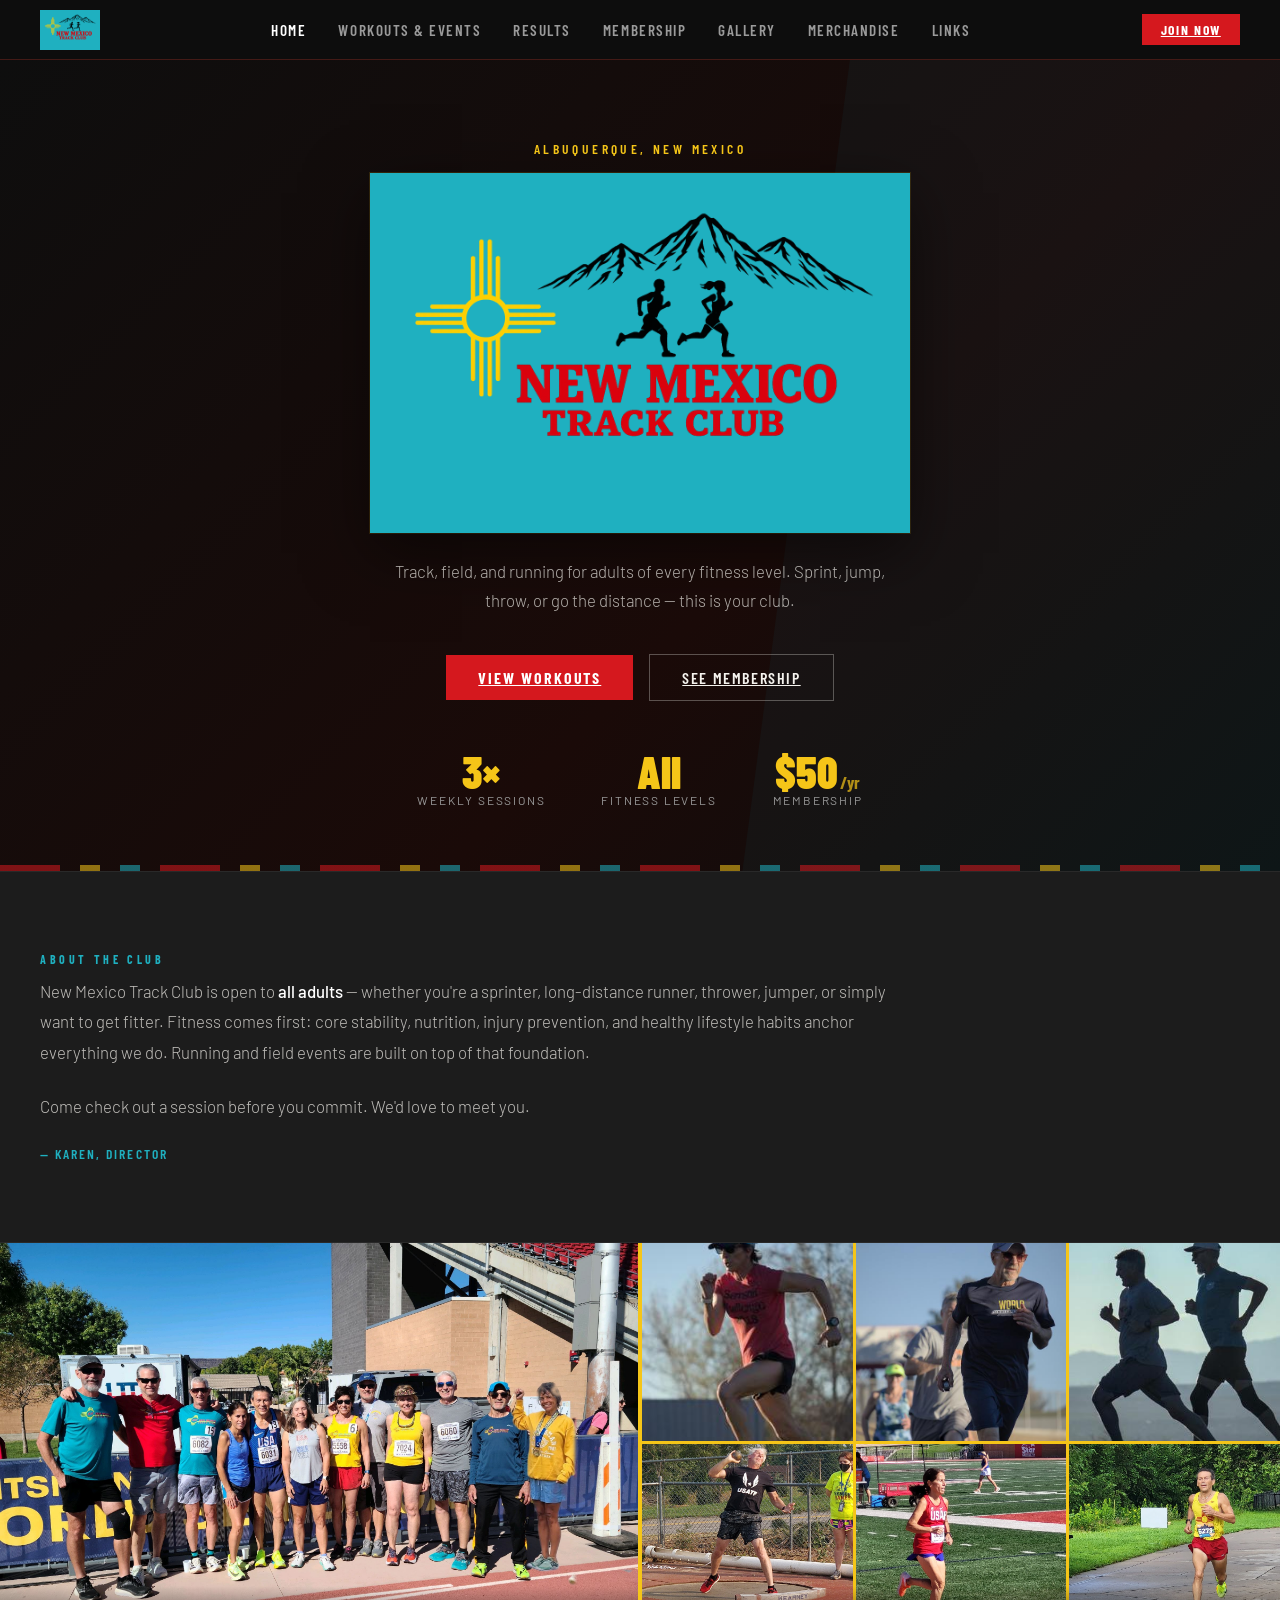
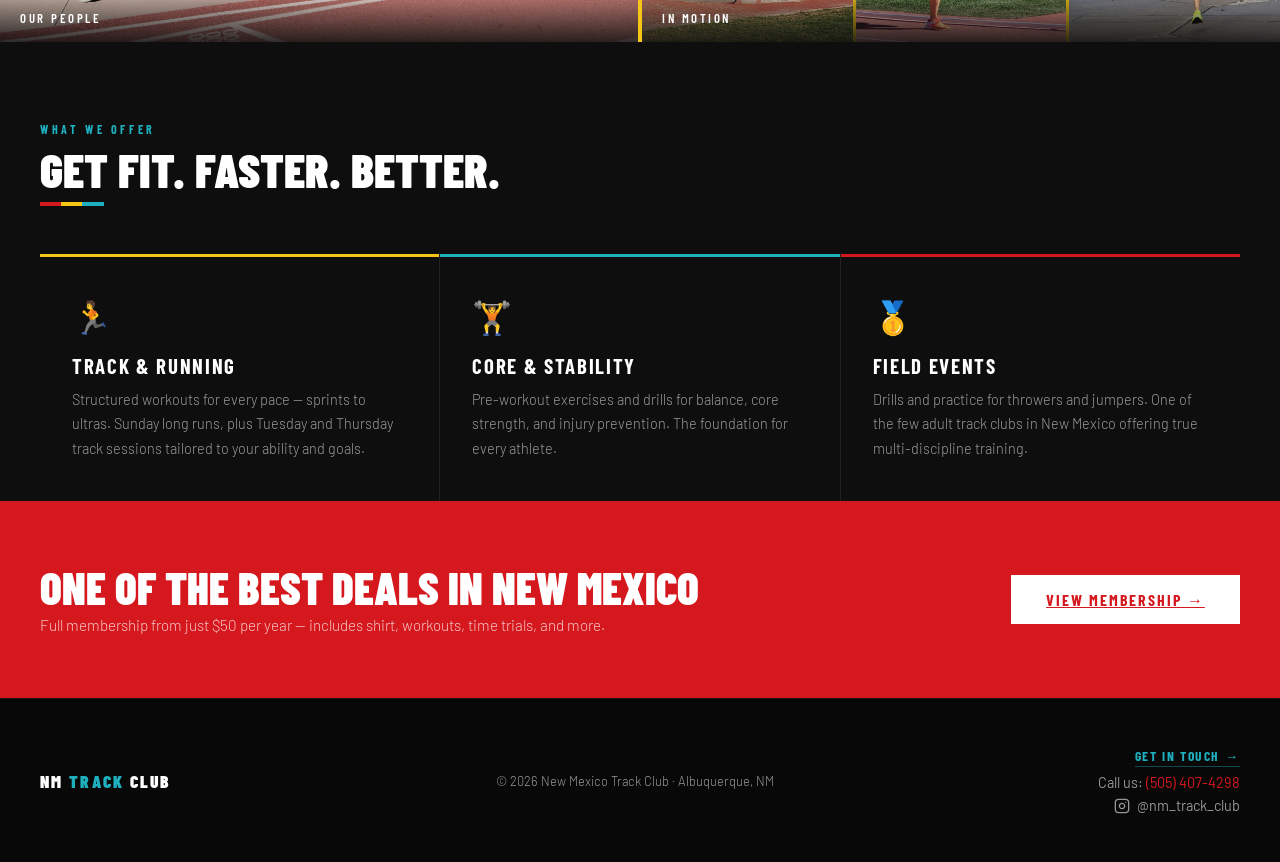
<file: index.html>
<!DOCTYPE html>
<html lang="en">
<head>
<meta charset="UTF-8">
<meta name="viewport" content="width=device-width, initial-scale=1.0">
<title>New Mexico Track Club — Adult Track, Field &amp; Running in Albuquerque</title>
<meta name="description" content="Track, field, and running for adults of every fitness level in Albuquerque, New Mexico. Sprints, distance, throws, jumps — three sessions a week including Sunday long runs on the Bosque Trail.">
<link rel="canonical" href="https://www.nmtrackclub.com/">
<meta name="theme-color" content="#0E0E0E">

<!-- Favicon (inline SVG, no external file needed) -->
<link rel="icon" type="image/svg+xml" href="data:image/svg+xml,%3Csvg xmlns='http://www.w3.org/2000/svg' viewBox='0 0 64 64'%3E%3Crect width='64' height='64' fill='%23D5181E'/%3E%3Ctext x='50%25' y='56%25' text-anchor='middle' font-family='Arial Black,sans-serif' font-size='32' font-weight='900' fill='%23FBE802'%3ENM%3C/text%3E%3C/svg%3E">

<!-- Open Graph / social sharing -->
<meta property="og:type" content="website">
<meta property="og:title" content="New Mexico Track Club">
<meta property="og:description" content="Track, field, and running for adults of every fitness level in Albuquerque, New Mexico.">
<meta property="og:url" content="https://www.nmtrackclub.com/">
<meta property="og:site_name" content="New Mexico Track Club">
<meta property="og:image" content="https://www.nmtrackclub.com/nmtc-banner.png">
<meta property="og:image:width" content="1200">
<meta property="og:image:height" content="800">
<meta property="og:image:alt" content="New Mexico Track Club banner with Zia sun and runner">
<meta name="twitter:card" content="summary_large_image">
<meta name="twitter:title" content="New Mexico Track Club">
<meta name="twitter:description" content="Adult track, field, and running in Albuquerque, NM.">
<meta name="twitter:image" content="https://www.nmtrackclub.com/nmtc-banner.png">

<!-- Structured data for Google -->
<script type="application/ld+json">
{
  "@context": "https://schema.org",
  "@type": "SportsClub",
  "name": "New Mexico Track Club",
  "description": "Track, field, and running for adults of every fitness level in Albuquerque, New Mexico.",
  "url": "https://www.nmtrackclub.com/",
  "logo": "https://www.nmtrackclub.com/nmtc-banner.png",
  "image": "https://www.nmtrackclub.com/nmtc-banner.png",
  "telephone": "+1-505-407-4298",
  "address": {
    "@type": "PostalAddress",
    "addressLocality": "Albuquerque",
    "addressRegion": "NM",
    "addressCountry": "US"
  },
  "sport": ["Track and Field", "Running"]
}
</script>

<link rel="preconnect" href="https://fonts.googleapis.com">
<link rel="preconnect" href="https://fonts.gstatic.com" crossorigin>
<link href="https://fonts.googleapis.com/css2?family=Barlow+Condensed:wght@400;600;700;800;900&family=Barlow:wght@300;400;500;600&display=swap" rel="stylesheet">
<link rel="stylesheet" href="style.css">
</head>
<body>

<a class="skip-link" href="#main">Skip to content</a>

<nav aria-label="Primary">
  <a class="nav-logo" href="/" aria-label="New Mexico Track Club — Home">
    <img src="nmtc-banner.svg" alt="" width="1200" height="800">
  </a>
  <ul class="nav-links" id="nav-menu">
    <li><a href="/" id="nav-home">Home</a></li>
    <li><a href="workouts.html" id="nav-workouts">Workouts &amp; Events</a></li>
    <li><a href="results.html" id="nav-results">Results</a></li>
    <li><a href="membership.html" id="nav-membership">Membership</a></li>
    <li><a href="gallery.html" id="nav-gallery">Gallery</a></li>
    <li><a href="merchandise.html" id="nav-merchandise">Merchandise</a></li>
    <li><a href="links.html" id="nav-links">Links</a></li>
    <li class="mobile-cta-item"><a href="membership.html#contact" class="mobile-cta">Join Now</a></li>
  </ul>
  <a class="nav-cta" href="membership.html#contact">Join Now</a>
  <button class="nav-toggle" type="button" aria-label="Toggle menu" aria-controls="nav-menu" aria-expanded="false">
    <span></span><span></span><span></span>
  </button>
</nav>

<main id="main">

  <div class="hero">
    <div class="hero-bg"></div>
    <div class="hero-stripe"></div>
    <div class="hero-track-lines"></div>
    <div class="hero-content">
      <h1 class="visually-hidden">New Mexico Track Club</h1>
      <p class="hero-eyebrow">Albuquerque, New Mexico</p>
      <div class="hero-banner-wrap">
        <img src="nmtc-banner.svg" alt="New Mexico Track Club" width="1200" height="800">
      </div>
      <p class="hero-sub">Track, field, and running for adults of every fitness level. Sprint, jump, throw, or go the distance — this is your club.</p>
      <div class="hero-actions">
        <a class="btn-primary" href="workouts.html">View Workouts</a>
        <a class="btn-secondary" href="membership.html">See Membership</a>
      </div>
    </div>
    <div class="hero-stats">
      <div class="stat">
        <div class="stat-num">3×</div>
        <div class="stat-label">Weekly Sessions</div>
      </div>
      <div class="stat">
        <div class="stat-num">All</div>
        <div class="stat-label">Fitness Levels</div>
      </div>
      <div class="stat">
        <div class="stat-num">$50<span class="stat-per">/yr</span></div>
        <div class="stat-label">Membership</div>
      </div>
    </div>
  </div>

  <section class="about-strip">
    <div class="about-inner">
      <p class="section-label">About the Club</p>
      <p class="about-body">New Mexico Track Club is open to <strong>all adults</strong> — whether you're a sprinter, long-distance runner, thrower, jumper, or simply want to get fitter. Fitness comes first: core stability, nutrition, injury prevention, and healthy lifestyle habits anchor everything we do. Running and field events are built on top of that foundation.</p>
      <p class="about-body">Come check out a session before you commit. We'd love to meet you.</p>
      <p class="director-sig">— Karen, Director</p>
    </div>
  </section>

  <section class="photo-band" aria-label="The club in action">
    <figure class="band-photo">
      <img src="team-photo-complete.jpg" alt="New Mexico Track Club members on the track" loading="lazy">
      <figcaption class="band-caption">Our People</figcaption>
    </figure>
    <figure class="band-photo">
      <div class="action-grid-inner">
        <div class="action-cell"><img src="action_1.jpg" alt="Club member sprinting" loading="lazy" style="object-position: center 25%;"></div>
        <div class="action-cell"><img src="action_2.jpg" alt="Club member running" loading="lazy" style="object-position: center 25%;"></div>
        <div class="action-cell"><img src="action_3.jpg" alt="Club members running" loading="lazy" style="object-position: center 35%;"></div>
        <div class="action-cell"><img src="action_4.jpg" alt="Club member throwing shot put" loading="lazy" style="object-position: 25% center;"></div>
        <div class="action-cell"><img src="action_5.jpg" alt="Club member racing on track" loading="lazy" style="object-position: center 35%;"></div>
        <div class="action-cell"><img src="action_6.jpg" alt="Club member finishing a race" loading="lazy" style="object-position: center 30%;"></div>
      </div>
      <figcaption class="band-caption">In Motion</figcaption>
    </figure>
  </section>

  <section class="pillars" style="padding-bottom: 0;">
    <div style="max-width:860px; margin-bottom:3rem;">
      <p class="section-label">What We Offer</p>
      <h2 class="section-title">Get Fit. Faster. Better.</h2>
    </div>
    <div class="pillars-grid">
      <div class="pillar">
        <span class="pillar-icon">🏃</span>
        <div class="pillar-title">Track &amp; Running</div>
        <p class="pillar-text">Structured workouts for every pace — sprints to ultras. Sunday long runs, plus Tuesday and Thursday track sessions tailored to your ability and goals.</p>
      </div>
      <div class="pillar">
        <span class="pillar-icon">🏋️</span>
        <div class="pillar-title">Core &amp; Stability</div>
        <p class="pillar-text">Pre-workout exercises and drills for balance, core strength, and injury prevention. The foundation for every athlete.</p>
      </div>
      <div class="pillar">
        <span class="pillar-icon">🥇</span>
        <div class="pillar-title">Field Events</div>
        <p class="pillar-text">Drills and practice for throwers and jumpers. One of the few adult track clubs in New Mexico offering true multi-discipline training.</p>
      </div>
    </div>
  </section>

  <section class="events-section events-teaser" id="events-teaser-section" hidden>
    <div class="events-teaser-header">
      <div>
        <p class="section-label">What's Next</p>
        <h2 class="section-title">Upcoming Events</h2>
      </div>
      <a href="workouts.html" class="teaser-cta">See all events →</a>
    </div>
    <div class="events-grid" id="events-teaser"></div>
  </section>

  <div class="cta-band">
    <div>
      <h2>One of the Best Deals in New Mexico</h2>
      <p>Full membership from just $50 per year — includes shirt, workouts, time trials, and more.</p>
    </div>
    <a class="btn-white" href="membership.html">View Membership →</a>
  </div>

</main>

<footer>
  <div class="footer-logo">NM <span>Track</span> Club</div>
  <div class="footer-copy">&copy; 2026 New Mexico Track Club &middot; Albuquerque, NM</div>
  <div class="footer-contact">
    <a class="footer-contact-cta" href="membership.html#contact">Get in touch →</a>
    <div class="footer-phone">Call us: <a href="tel:5054074298">(505) 407-4298</a></div>
    <a class="footer-social" href="https://www.instagram.com/nm_track_club/" target="_blank" rel="noopener" aria-label="Follow New Mexico Track Club on Instagram">
      <svg width="16" height="16" viewBox="0 0 24 24" fill="none" stroke="currentColor" stroke-width="2" stroke-linecap="round" stroke-linejoin="round" aria-hidden="true">
        <rect x="2" y="2" width="20" height="20" rx="5" ry="5"></rect>
        <path d="M16 11.37A4 4 0 1 1 12.63 8 4 4 0 0 1 16 11.37z"></path>
        <line x1="17.5" y1="6.5" x2="17.51" y2="6.5"></line>
      </svg>
      <span>@nm_track_club</span>
    </a>
  </div>
</footer>

<script src="main.js" defer></script>
</body>
</html>
</file>
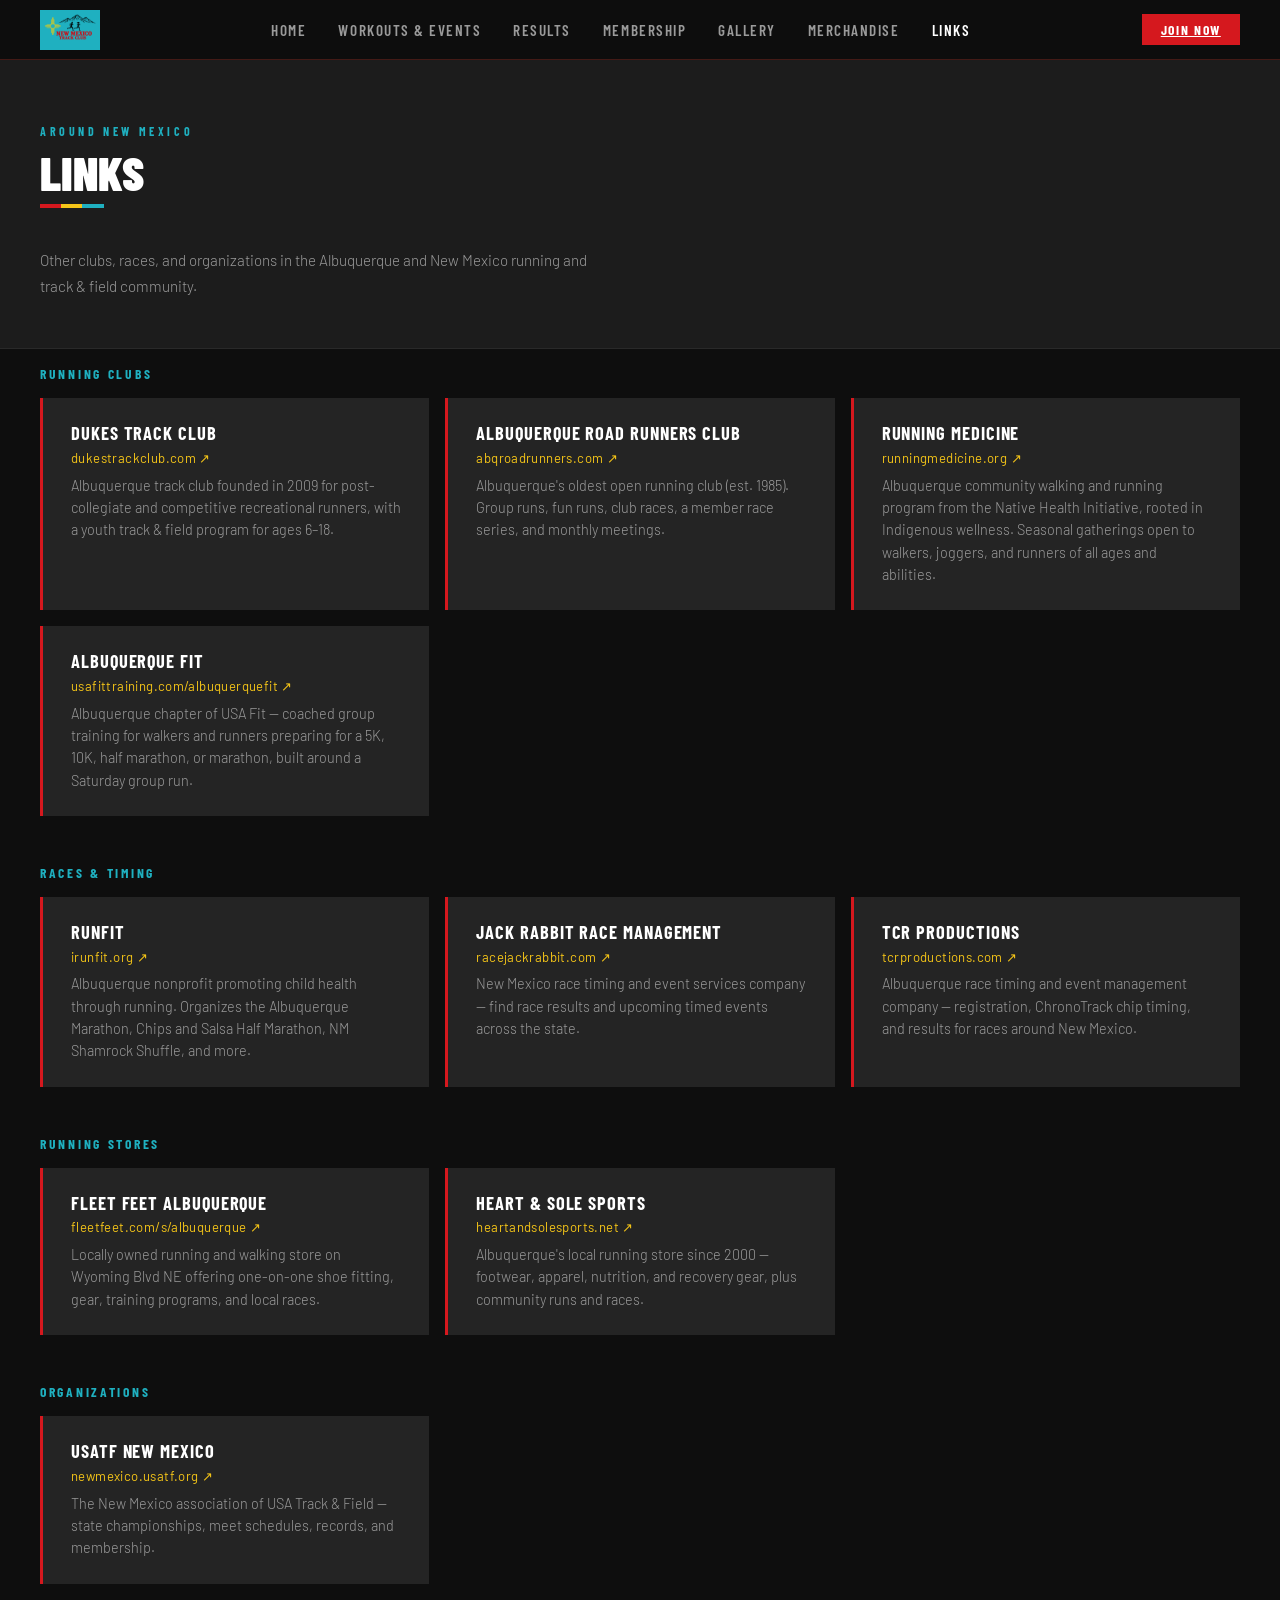
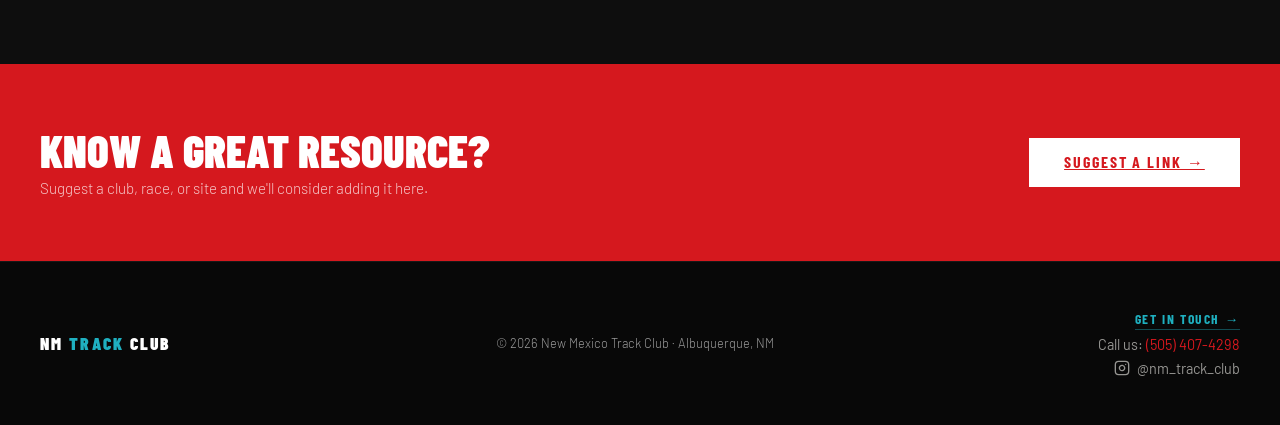
<file: links.html>
<!DOCTYPE html>
<html lang="en">
<head>
<meta charset="UTF-8">
<meta name="viewport" content="width=device-width, initial-scale=1.0">
<title>Links — New Mexico Track Club</title>
<meta name="description" content="Running clubs, races, timing companies, and track & field organizations in Albuquerque and New Mexico, recommended by New Mexico Track Club.">
<link rel="canonical" href="https://www.nmtrackclub.com/links.html">
<meta name="theme-color" content="#0E0E0E">

<link rel="icon" type="image/svg+xml" href="data:image/svg+xml,%3Csvg xmlns='http://www.w3.org/2000/svg' viewBox='0 0 64 64'%3E%3Crect width='64' height='64' fill='%23D5181E'/%3E%3Ctext x='50%25' y='56%25' text-anchor='middle' font-family='Arial Black,sans-serif' font-size='32' font-weight='900' fill='%23FBE802'%3ENM%3C/text%3E%3C/svg%3E">

<meta property="og:type" content="website">
<meta property="og:title" content="Links — New Mexico Track Club">
<meta property="og:description" content="Running clubs, races, and track & field organizations around Albuquerque and New Mexico.">
<meta property="og:url" content="https://www.nmtrackclub.com/links.html">
<meta property="og:site_name" content="New Mexico Track Club">
<meta property="og:image" content="https://www.nmtrackclub.com/nmtc-banner.png">
<meta property="og:image:width" content="1200">
<meta property="og:image:height" content="800">
<meta property="og:image:alt" content="New Mexico Track Club banner with Zia sun and runner">
<meta name="twitter:card" content="summary_large_image">
<meta name="twitter:title" content="Links — New Mexico Track Club">
<meta name="twitter:description" content="Running clubs, races, and track & field organizations around New Mexico.">
<meta name="twitter:image" content="https://www.nmtrackclub.com/nmtc-banner.png">

<script type="application/ld+json">
{
  "@context": "https://schema.org",
  "@type": "SportsClub",
  "name": "New Mexico Track Club",
  "description": "Track, field, and running for adults of every fitness level in Albuquerque, New Mexico.",
  "url": "https://www.nmtrackclub.com/",
  "logo": "https://www.nmtrackclub.com/nmtc-banner.png",
  "image": "https://www.nmtrackclub.com/nmtc-banner.png",
  "telephone": "+1-505-407-4298",
  "address": {
    "@type": "PostalAddress",
    "addressLocality": "Albuquerque",
    "addressRegion": "NM",
    "addressCountry": "US"
  },
  "sport": ["Track and Field", "Running"]
}
</script>

<link rel="preconnect" href="https://fonts.googleapis.com">
<link rel="preconnect" href="https://fonts.gstatic.com" crossorigin>
<link href="https://fonts.googleapis.com/css2?family=Barlow+Condensed:wght@400;600;700;800;900&family=Barlow:wght@300;400;500;600&display=swap" rel="stylesheet">
<link rel="stylesheet" href="style.css">
</head>
<body>

<a class="skip-link" href="#main">Skip to content</a>

<nav aria-label="Primary">
  <a class="nav-logo" href="/" aria-label="New Mexico Track Club — Home">
    <img src="nmtc-banner.svg" alt="" width="1200" height="800">
  </a>
  <ul class="nav-links" id="nav-menu">
    <li><a href="/" id="nav-home">Home</a></li>
    <li><a href="workouts.html" id="nav-workouts">Workouts &amp; Events</a></li>
    <li><a href="results.html" id="nav-results">Results</a></li>
    <li><a href="membership.html" id="nav-membership">Membership</a></li>
    <li><a href="gallery.html" id="nav-gallery">Gallery</a></li>
    <li><a href="merchandise.html" id="nav-merchandise">Merchandise</a></li>
    <li><a href="links.html" id="nav-links">Links</a></li>
    <li class="mobile-cta-item"><a href="membership.html#contact" class="mobile-cta">Join Now</a></li>
  </ul>
  <a class="nav-cta" href="membership.html#contact">Join Now</a>
  <button class="nav-toggle" type="button" aria-label="Toggle menu" aria-controls="nav-menu" aria-expanded="false">
    <span></span><span></span><span></span>
  </button>
</nav>

<main id="main">

  <div class="membership-hero">
    <p class="section-label">Around New Mexico</p>
    <h1 class="section-title">Links</h1>
    <p style="font-size:0.95rem; font-weight:300; color:var(--muted); max-width:560px; line-height:1.7;">Other clubs, races, and organizations in the Albuquerque and New Mexico running and track &amp; field community.</p>
  </div>

  <section class="links-section" id="links-section">
    <div id="links-list">
      <p class="links-empty">Loading links…</p>
    </div>
  </section>

  <div class="cta-band">
    <div>
      <h2>Know a Great Resource?</h2>
      <p>Suggest a club, race, or site and we'll consider adding it here.</p>
    </div>
    <a class="btn-white" href="membership.html#contact">Suggest a Link →</a>
  </div>

</main>

<footer>
  <div class="footer-logo">NM <span>Track</span> Club</div>
  <div class="footer-copy">&copy; 2026 New Mexico Track Club &middot; Albuquerque, NM</div>
  <div class="footer-contact">
    <a class="footer-contact-cta" href="membership.html#contact">Get in touch →</a>
    <div class="footer-phone">Call us: <a href="tel:5054074298">(505) 407-4298</a></div>
    <a class="footer-social" href="https://www.instagram.com/nm_track_club/" target="_blank" rel="noopener" aria-label="Follow New Mexico Track Club on Instagram">
      <svg width="16" height="16" viewBox="0 0 24 24" fill="none" stroke="currentColor" stroke-width="2" stroke-linecap="round" stroke-linejoin="round" aria-hidden="true">
        <rect x="2" y="2" width="20" height="20" rx="5" ry="5"></rect>
        <path d="M16 11.37A4 4 0 1 1 12.63 8 4 4 0 0 1 16 11.37z"></path>
        <line x1="17.5" y1="6.5" x2="17.51" y2="6.5"></line>
      </svg>
      <span>@nm_track_club</span>
    </a>
  </div>
</footer>

<script src="main.js" defer></script>
</body>
</html>
</file>
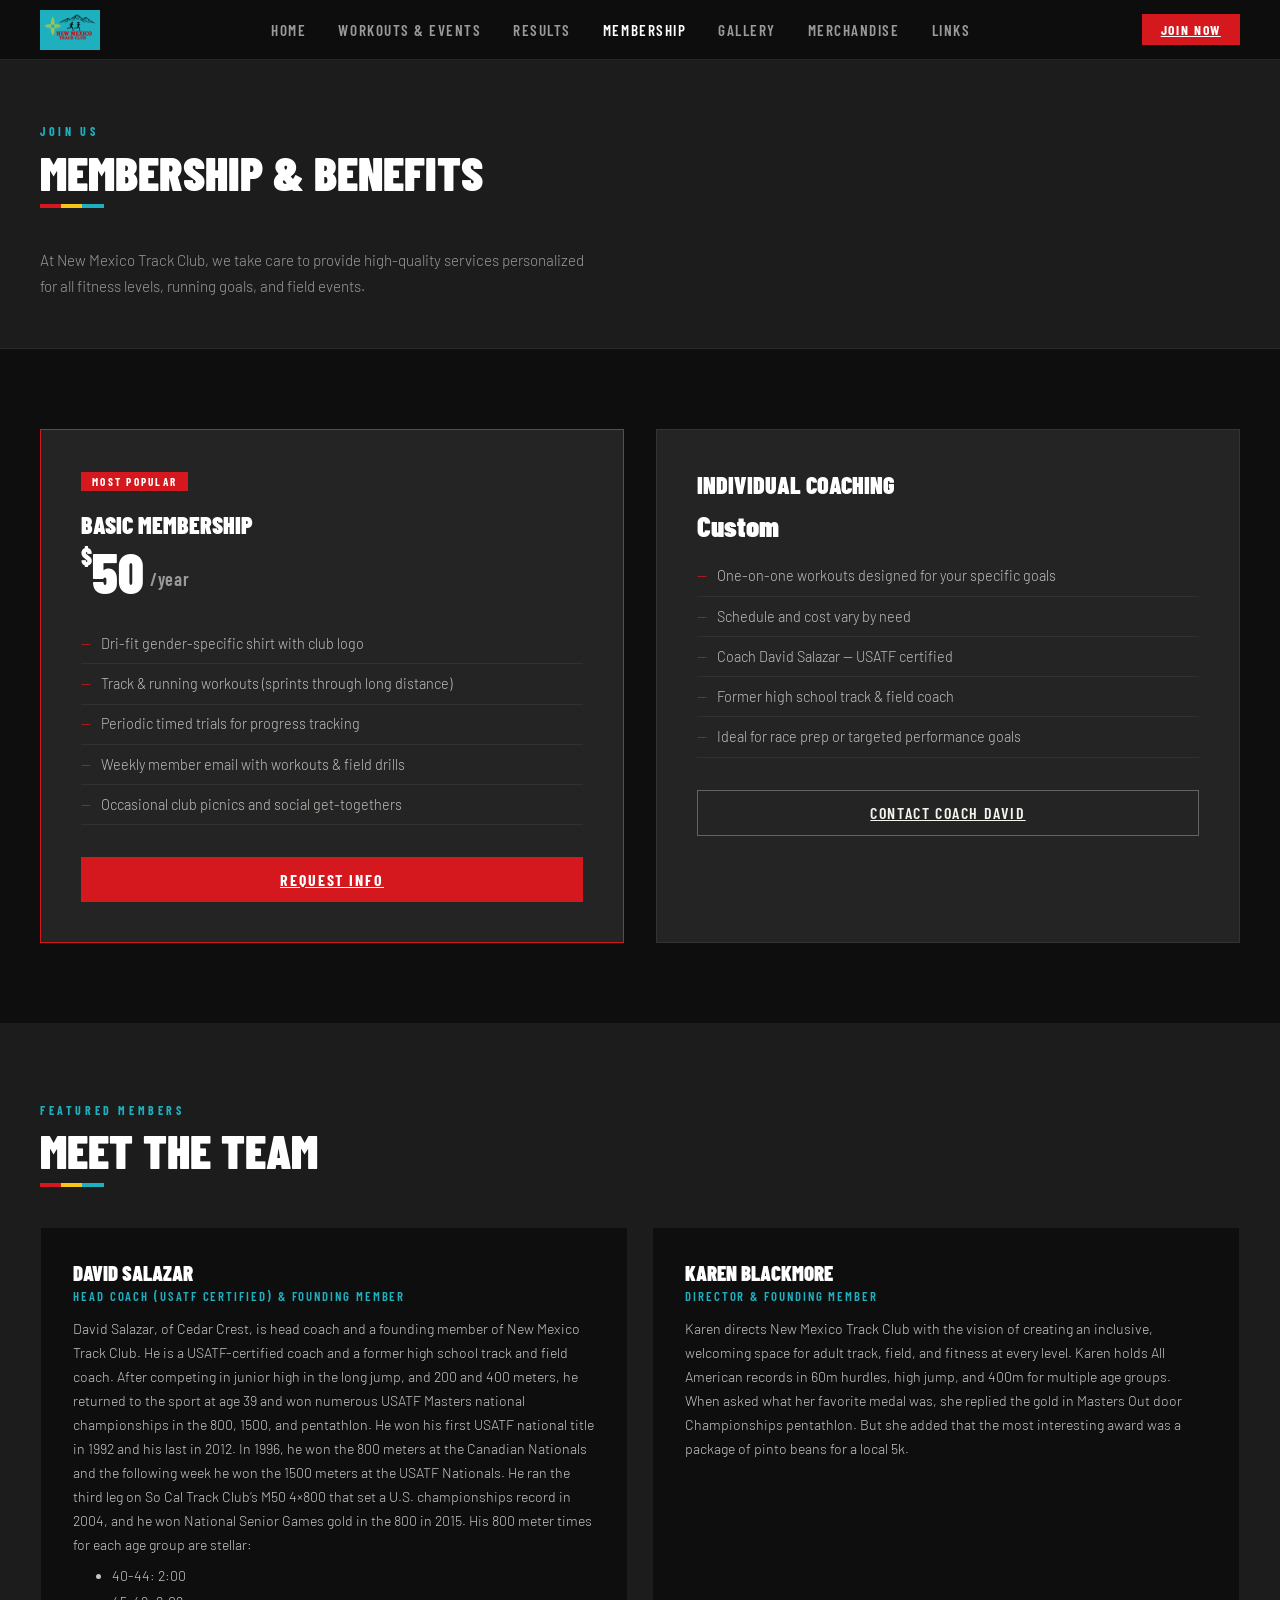
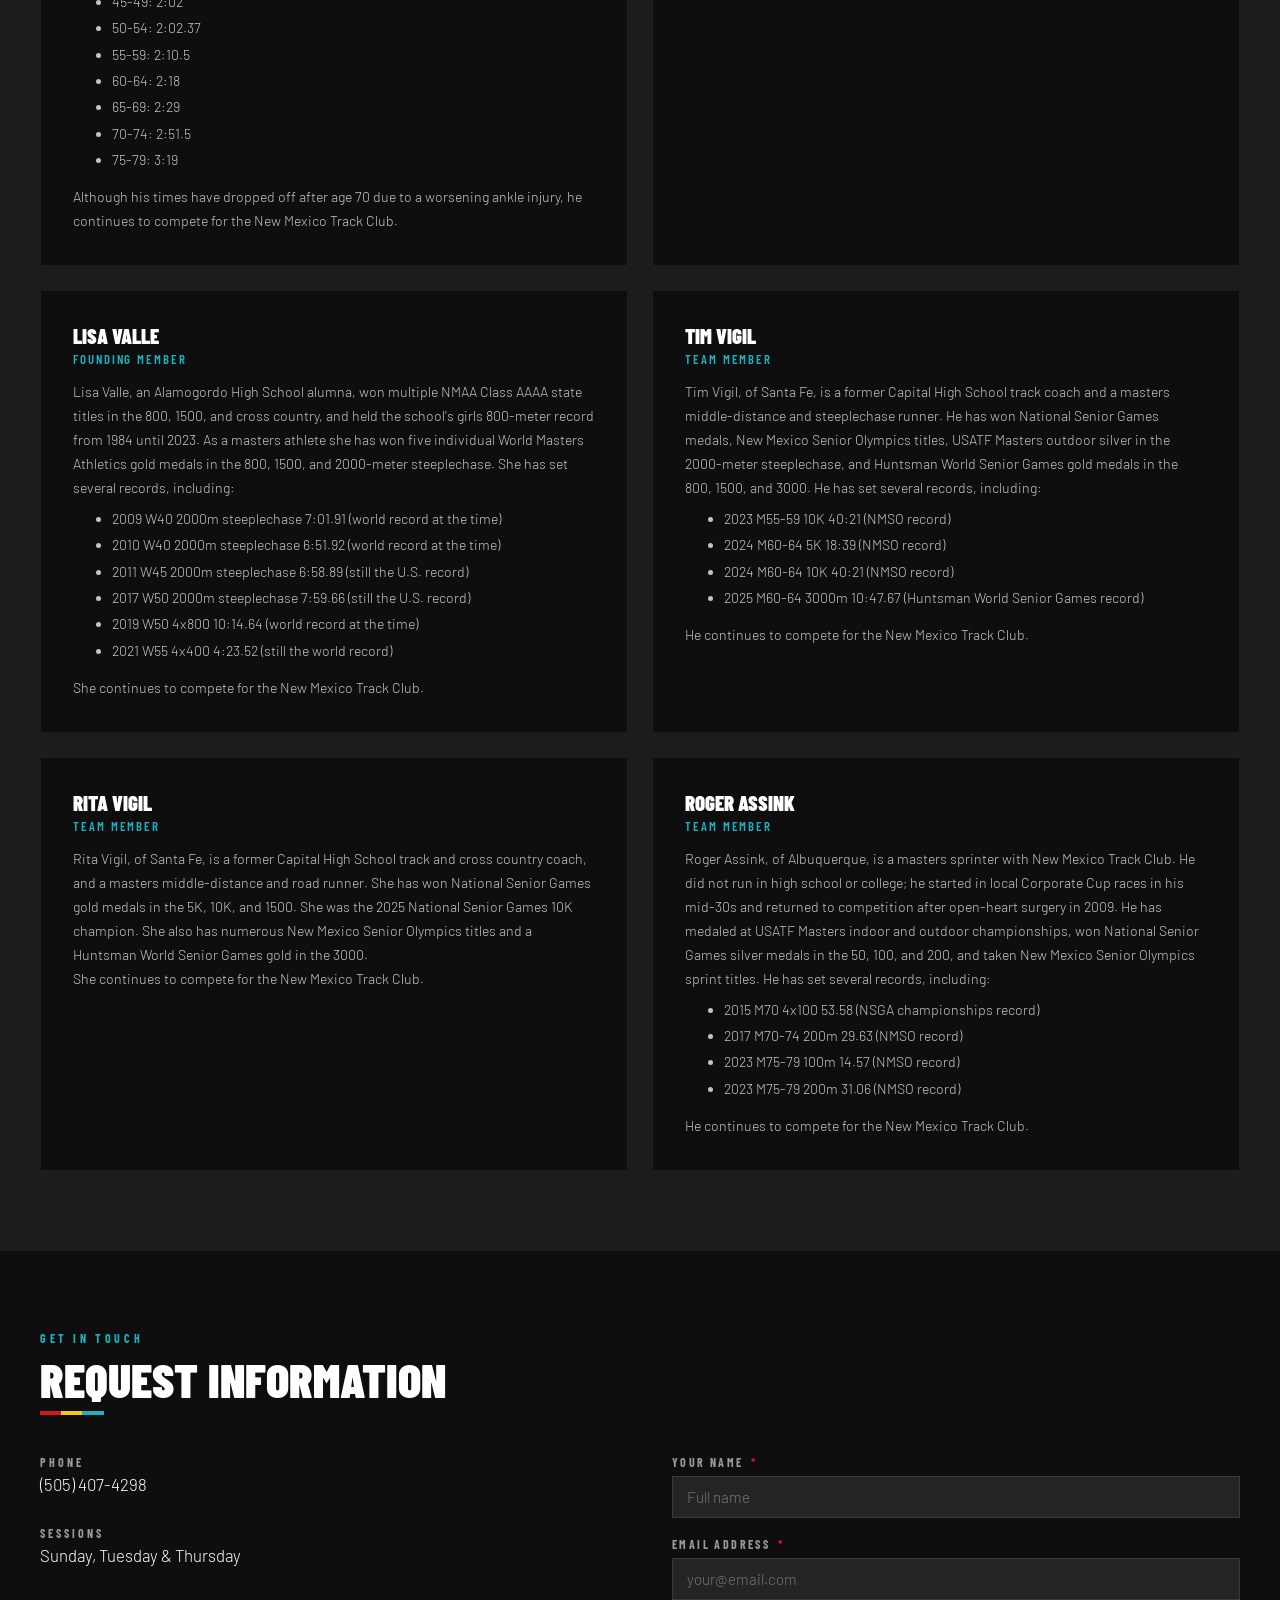
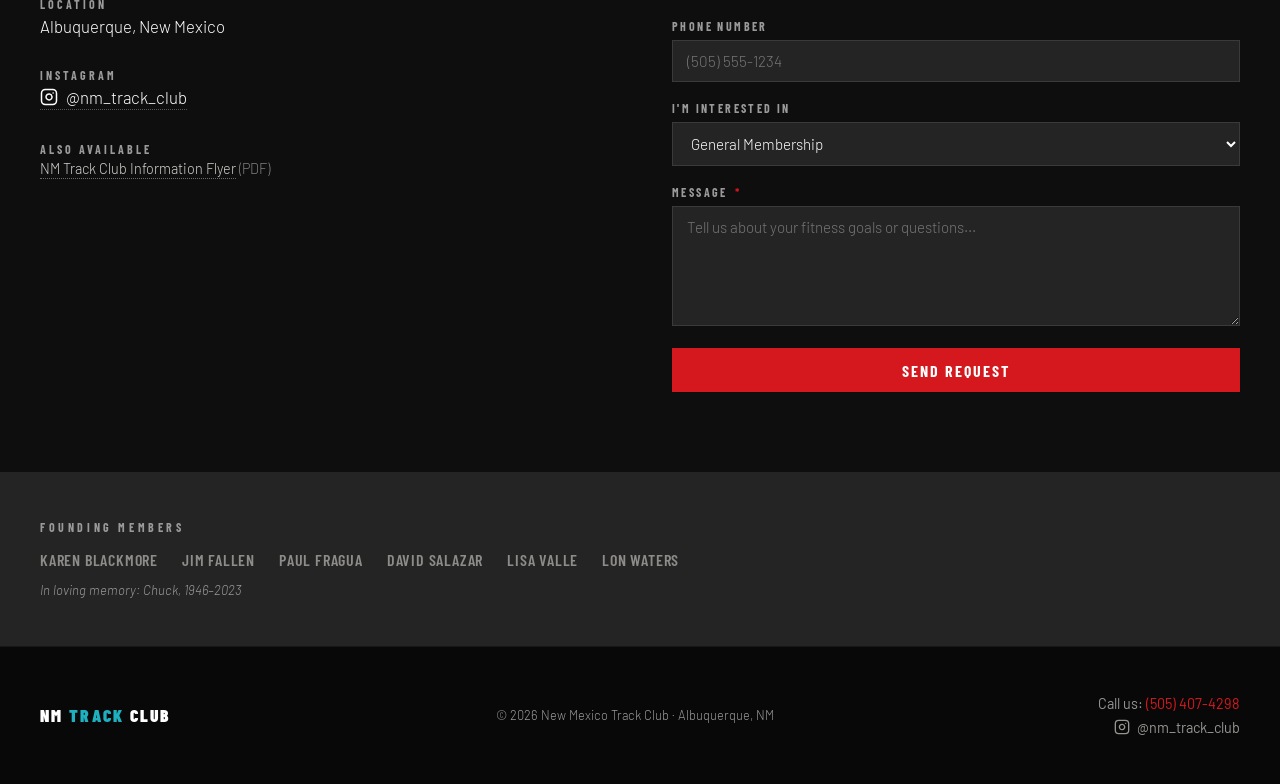
<file: membership.html>
<!DOCTYPE html>
<html lang="en">
<head>
<meta charset="UTF-8">
<meta name="viewport" content="width=device-width, initial-scale=1.0">
<title>Membership &amp; Contact — New Mexico Track Club</title>
<meta name="description" content="Join New Mexico Track Club — $50 per year gets you weekly workouts, a club shirt, timed trials, and coaching for track, field, and running. Contact the club and meet our featured members.">
<link rel="canonical" href="https://www.nmtrackclub.com/membership.html">
<meta name="theme-color" content="#0E0E0E">

<link rel="icon" type="image/svg+xml" href="data:image/svg+xml,%3Csvg xmlns='http://www.w3.org/2000/svg' viewBox='0 0 64 64'%3E%3Crect width='64' height='64' fill='%23D5181E'/%3E%3Ctext x='50%25' y='56%25' text-anchor='middle' font-family='Arial Black,sans-serif' font-size='32' font-weight='900' fill='%23FBE802'%3ENM%3C/text%3E%3C/svg%3E">

<meta property="og:type" content="website">
<meta property="og:title" content="Membership &amp; Contact — New Mexico Track Club">
<meta property="og:description" content="Join NMTC — $50 per year for weekly workouts, coaching, and community for adult track, field, and running in Albuquerque, NM.">
<meta property="og:url" content="https://www.nmtrackclub.com/membership.html">
<meta property="og:site_name" content="New Mexico Track Club">
<meta property="og:image" content="https://www.nmtrackclub.com/nmtc-banner.png">
<meta property="og:image:width" content="1200">
<meta property="og:image:height" content="800">
<meta property="og:image:alt" content="New Mexico Track Club banner with Zia sun and runner">
<meta name="twitter:card" content="summary_large_image">
<meta name="twitter:title" content="Membership &amp; Contact — New Mexico Track Club">
<meta name="twitter:description" content="Join NMTC — $50 per year, adult track/field/running in Albuquerque, NM.">
<meta name="twitter:image" content="https://www.nmtrackclub.com/nmtc-banner.png">

<script type="application/ld+json">
{
  "@context": "https://schema.org",
  "@type": "SportsClub",
  "name": "New Mexico Track Club",
  "description": "Track, field, and running for adults of every fitness level in Albuquerque, New Mexico.",
  "url": "https://www.nmtrackclub.com/",
  "logo": "https://www.nmtrackclub.com/nmtc-banner.png",
  "image": "https://www.nmtrackclub.com/nmtc-banner.png",
  "telephone": "+1-505-407-4298",
  "address": {
    "@type": "PostalAddress",
    "addressLocality": "Albuquerque",
    "addressRegion": "NM",
    "addressCountry": "US"
  },
  "sport": ["Track and Field", "Running"]
}
</script>

<link rel="preconnect" href="https://fonts.googleapis.com">
<link rel="preconnect" href="https://fonts.gstatic.com" crossorigin>
<link href="https://fonts.googleapis.com/css2?family=Barlow+Condensed:wght@400;600;700;800;900&family=Barlow:wght@300;400;500;600&display=swap" rel="stylesheet">
<link rel="stylesheet" href="style.css">
</head>
<body>

<a class="skip-link" href="#main">Skip to content</a>

<nav aria-label="Primary">
  <a class="nav-logo" href="/" aria-label="New Mexico Track Club — Home">
    <img src="nmtc-banner.svg" alt="" width="1200" height="800">
  </a>
  <ul class="nav-links" id="nav-menu">
    <li><a href="/" id="nav-home">Home</a></li>
    <li><a href="workouts.html" id="nav-workouts">Workouts &amp; Events</a></li>
    <li><a href="results.html" id="nav-results">Results</a></li>
    <li><a href="membership.html" id="nav-membership">Membership</a></li>
    <li><a href="gallery.html" id="nav-gallery">Gallery</a></li>
    <li><a href="merchandise.html" id="nav-merchandise">Merchandise</a></li>
    <li><a href="links.html" id="nav-links">Links</a></li>
    <li class="mobile-cta-item"><a href="membership.html#contact" class="mobile-cta">Join Now</a></li>
  </ul>
  <a class="nav-cta" href="membership.html#contact">Join Now</a>
  <button class="nav-toggle" type="button" aria-label="Toggle menu" aria-controls="nav-menu" aria-expanded="false">
    <span></span><span></span><span></span>
  </button>
</nav>

<main id="main">

  <div class="membership-hero">
    <p class="section-label">Join Us</p>
    <h1 class="section-title">Membership &amp; Benefits</h1>
    <p style="font-size:0.95rem; font-weight:300; color:var(--muted); max-width:560px; line-height:1.7;">At New Mexico Track Club, we take care to provide high-quality services personalized for all fitness levels, running goals, and field events.</p>
  </div>

  <section style="background: var(--dark);">
    <div class="membership-grid">
      <div class="plan-card featured">
        <span class="plan-badge">Most Popular</span>
        <div class="plan-name">Basic Membership</div>
        <div class="plan-price"><sup>$</sup>50<span class="plan-period">/year</span></div>
        <ul class="plan-features">
          <li>Dri-fit gender-specific shirt with club logo</li>
          <li>Track &amp; running workouts (sprints through long distance)</li>
          <li>Periodic timed trials for progress tracking</li>
          <li>Weekly member email with workouts &amp; field drills</li>
          <li>Occasional club picnics and social get-togethers</li>
        </ul>
        <a class="btn-primary" style="width:100%; display:block; text-align:center;" href="#contact">Request Info</a>
      </div>
      <div class="plan-card">
        <div class="plan-name">Individual Coaching</div>
        <div class="plan-price" style="font-size:1.8rem; padding-top:0.5rem; margin-bottom:1rem;">Custom</div>
        <ul class="plan-features">
          <li>One-on-one workouts designed for your specific goals</li>
          <li>Schedule and cost vary by need</li>
          <li>Coach David Salazar — USATF certified</li>
          <li>Former high school track &amp; field coach</li>
          <li>Ideal for race prep or targeted performance goals</li>
        </ul>
        <a class="btn-secondary" style="width:100%; display:block; text-align:center;" href="#contact">Contact Coach David</a>
      </div>
    </div>
  </section>

  <section class="coaches-section">
    <p class="section-label">Featured Members</p>
    <h2 class="section-title">Meet the Team</h2>
    <div class="coaches-grid">
      <div class="coach-card">
        <div class="coach-name">David Salazar</div>
        <div class="coach-title">Head Coach (USATF Certified) & Founding Member</div>
        <p class="coach-bio">
          David Salazar, of Cedar Crest, is head coach and a founding member of New Mexico Track Club.
          He is a USATF-certified coach and a former high school track and field coach.
          After competing in junior high in the long jump, and 200 and 400 meters, he returned to the sport at age 39 and won numerous USATF Masters national championships in the 800, 1500, and pentathlon.
          He won his first USATF national title in 1992 and his last in 2012. In 1996, he won the 800 meters at the Canadian Nationals and the following week he won the 1500 meters at the USATF Nationals.
          He ran the third leg on So Cal Track Club’s M50 4×800 that set a U.S. championships record in 2004, and he won National Senior Games gold in the 800 in 2015.
          His 800 meter times for each age group are stellar:
        </p>
        <ul class="coach-bio-list">
          <li>40-44: 2:00</li>
          <li>45-49: 2:02</li>
          <li>50-54: 2:02.37</li>
          <li>55-59: 2:10.5</li>
          <li>60-64: 2:18</li>
          <li>65-69: 2:29</li>
          <li>70-74: 2:51.5</li>
          <li>75-79: 3:19</li>
        </ul>
        <p class="coach-bio">Although his times have dropped off after age 70 due to a worsening ankle injury, he continues to compete for the New Mexico Track Club.</p>
      </div>
      <div class="coach-card">
        <div class="coach-name">Karen Blackmore</div>
        <div class="coach-title">Director &amp; Founding Member</div>
        <p class="coach-bio">
          Karen directs New Mexico Track Club with the vision of creating an inclusive, welcoming space for adult track, field, and fitness at every level.
          Karen holds All American records in 60m hurdles, high jump, and 400m for multiple age groups.
          When asked what her favorite medal was,  she replied the gold in Masters Out door Championships pentathlon.
          But she added that the most interesting award was a package of pinto beans for a local 5k.
        </p>
      </div>
      <div class="coach-card">
        <div class="coach-name">Lisa Valle</div>
        <div class="coach-title">Founding Member</div>
        <p class="coach-bio">
          Lisa Valle, an Alamogordo High School alumna, won multiple NMAA Class AAAA state titles in the 800, 1500, and cross country, and held the school's girls 800-meter record from 1984 until 2023.
          As a masters athlete she has won five individual World Masters Athletics gold medals in the 800, 1500, and 2000-meter steeplechase.
          She has set several records, including:
        </p>
        <ul class="coach-bio-list">
          <li>2009 W40 2000m steeplechase 7:01.91 (world record at the time)</li>
          <li>2010 W40 2000m steeplechase 6:51.92 (world record at the time)</li>
          <li>2011 W45 2000m steeplechase 6:58.89 (still the U.S. record)</li>
          <li>2017 W50 2000m steeplechase 7:59.66 (still the U.S. record)</li>
          <li>2019 W50 4x800 10:14.64 (world record at the time)</li>
          <li>2021 W55 4x400 4:23.52 (still the world record)</li>
        </ul>
        <p class="coach-bio">She continues to compete for the New Mexico Track Club.</p>
      </div>
      <div class="coach-card">
        <div class="coach-name">Tim Vigil</div>
        <div class="coach-title">Team Member</div>
        <p class="coach-bio">
          Tim Vigil, of Santa Fe, is a former Capital High School track coach and a masters middle-distance and steeplechase runner.
          He has won National Senior Games medals, New Mexico Senior Olympics titles, USATF Masters outdoor silver in the 2000-meter steeplechase, and Huntsman World Senior Games gold medals in the 800, 1500, and 3000.
          He has set several records, including:
        </p>
        <ul class="coach-bio-list">
          <li>2023 M55-59 10K 40:21 (NMSO record)</li>
          <li>2024 M60-64 5K 18:39 (NMSO record)</li>
          <li>2024 M60-64 10K 40:21 (NMSO record)</li>
          <li>2025 M60-64 3000m 10:47.67 (Huntsman World Senior Games record)</li>
        </ul>
        <p class="coach-bio">He continues to compete for the New Mexico Track Club.</p>
      </div>
      <div class="coach-card">
        <div class="coach-name">Rita Vigil</div>
        <div class="coach-title">Team Member</div>
        <p class="coach-bio">
          Rita Vigil, of Santa Fe, is a former Capital High School track and cross country coach, and a masters middle-distance and road runner.
          She has won National Senior Games gold medals in the 5K, 10K, and 1500. She was the 2025 National Senior Games 10K champion. She also has
          numerous New Mexico Senior Olympics titles and a Huntsman World Senior Games gold in the 3000.
        </p>
        <p class="coach-bio">She continues to compete for the New Mexico Track Club.</p>
      </div>
      <div class="coach-card">
        <div class="coach-name">Roger Assink</div>
        <div class="coach-title">Team Member</div>
        <p class="coach-bio">
          Roger Assink, of Albuquerque, is a masters sprinter with New Mexico Track Club.
          He did not run in high school or college; he started in local Corporate Cup races in his mid-30s and returned to competition after open-heart surgery in 2009.
          He has medaled at USATF Masters indoor and outdoor championships, won National Senior Games silver medals in the 50, 100, and 200, and taken New Mexico Senior Olympics sprint titles.
          He has set several records, including:
        </p>
        <ul class="coach-bio-list">
          <li>2015 M70 4x100 53.58 (NSGA championships record)</li>
          <li>2017 M70-74 200m 29.63 (NMSO record)</li>
          <li>2023 M75-79 100m 14.57 (NMSO record)</li>
          <li>2023 M75-79 200m 31.06 (NMSO record)</li>
        </ul>
        <p class="coach-bio">He continues to compete for the New Mexico Track Club.</p>
      </div>
    </div>
  </section>

  <section class="contact-section" id="contact">
    <p class="section-label">Get in Touch</p>
    <h2 class="section-title">Request Information</h2>
    <div class="contact-grid">
      <div>
        <div class="contact-item">
          <div class="contact-item-label">Phone</div>
          <div class="contact-item-value">(505) 407-4298</div>
        </div>
        <div class="contact-item">
          <div class="contact-item-label">Sessions</div>
          <div class="contact-item-value">Sunday, Tuesday &amp; Thursday</div>
        </div>
        <div class="contact-item">
          <div class="contact-item-label">Location</div>
          <div class="contact-item-value">Albuquerque, New Mexico</div>
        </div>
        <div class="contact-item">
          <div class="contact-item-label">Instagram</div>
          <div class="contact-item-value">
            <a class="contact-social" href="https://www.instagram.com/nm_track_club/" target="_blank" rel="noopener">
              <svg width="18" height="18" viewBox="0 0 24 24" fill="none" stroke="currentColor" stroke-width="2" stroke-linecap="round" stroke-linejoin="round" aria-hidden="true">
                <rect x="2" y="2" width="20" height="20" rx="5" ry="5"></rect>
                <path d="M16 11.37A4 4 0 1 1 12.63 8 4 4 0 0 1 16 11.37z"></path>
                <line x1="17.5" y1="6.5" x2="17.51" y2="6.5"></line>
              </svg>
              @nm_track_club
            </a>
          </div>
        </div>
        <div class="contact-item">
          <div class="contact-item-label">Also Available</div>
          <div class="contact-item-value" style="font-size:0.9rem; color:rgba(245,243,238,0.5);">
            <a class="contact-link" href="NM_Track_Club_Brochure.pdf" target="_blank" rel="noopener">NM Track Club Information Flyer</a> (PDF)
          </div>
        </div>
      </div>
      <div>
        <form id="contact-form" action="https://formspree.io/f/mljrylwz" method="POST" novalidate>
          <!-- Formspree helpers -->
          <input type="hidden" name="_subject" value="NMTC website inquiry">
          <!-- Honeypot: bots fill this in, humans never see it. -->
          <input type="text" name="_gotcha" tabindex="-1" autocomplete="off" aria-hidden="true"
                 style="position:absolute;left:-9999px;height:0;width:0;opacity:0;pointer-events:none;">
          <div class="form-field">
            <label for="cf-name">Your Name <span class="req" aria-hidden="true">*</span></label>
            <input type="text" id="cf-name" name="name" placeholder="Full name" required autocomplete="name">
          </div>
          <div class="form-field">
            <label for="cf-email">Email Address <span class="req" aria-hidden="true">*</span></label>
            <input type="email" id="cf-email" name="email" placeholder="your@email.com" required autocomplete="email">
          </div>
          <div class="form-field">
            <label for="cf-phone">Phone Number</label>
            <input type="tel" id="cf-phone" name="phone" placeholder="(505) 555-1234" autocomplete="tel">
          </div>
          <div class="form-field">
            <label for="cf-interest">I'm Interested In</label>
            <select id="cf-interest" name="interest">
              <option>General Membership</option>
              <option>Individual Coaching with Coach David</option>
              <option>Trying a session first</option>
              <option>Sunday Long Run</option>
              <option>Other</option>
            </select>
          </div>
          <div class="form-field">
            <label for="cf-message">Message <span class="req" aria-hidden="true">*</span></label>
            <textarea id="cf-message" name="message" placeholder="Tell us about your fitness goals or questions..." required></textarea>
          </div>
          <button class="btn-primary" type="submit" style="width:100%;">Send Request</button>
          <div class="form-status" id="form-status" role="status" aria-live="polite"></div>
        </form>
      </div>
    </div>
  </section>

  <div class="founding">
    <div class="founding-title">Founding Members</div>
    <div class="founding-names">
      <span>Karen Blackmore</span>
      <span>Jim Fallen</span>
      <span>Paul Fragua</span>
      <span>David Salazar</span>
      <span>Lisa Valle</span>
      <span>Lon Waters</span>
    </div>
    <p class="in-memory">In loving memory: Chuck, 1946–2023</p>
  </div>

</main>

<footer>
  <div class="footer-logo">NM <span>Track</span> Club</div>
  <div class="footer-copy">&copy; 2026 New Mexico Track Club &middot; Albuquerque, NM</div>
  <div class="footer-contact">
    <div class="footer-phone">Call us: <a href="tel:5054074298">(505) 407-4298</a></div>
    <a class="footer-social" href="https://www.instagram.com/nm_track_club/" target="_blank" rel="noopener" aria-label="Follow New Mexico Track Club on Instagram">
      <svg width="16" height="16" viewBox="0 0 24 24" fill="none" stroke="currentColor" stroke-width="2" stroke-linecap="round" stroke-linejoin="round" aria-hidden="true">
        <rect x="2" y="2" width="20" height="20" rx="5" ry="5"></rect>
        <path d="M16 11.37A4 4 0 1 1 12.63 8 4 4 0 0 1 16 11.37z"></path>
        <line x1="17.5" y1="6.5" x2="17.51" y2="6.5"></line>
      </svg>
      <span>@nm_track_club</span>
    </a>
  </div>
</footer>

<script src="main.js" defer></script>
</body>
</html>
</file>
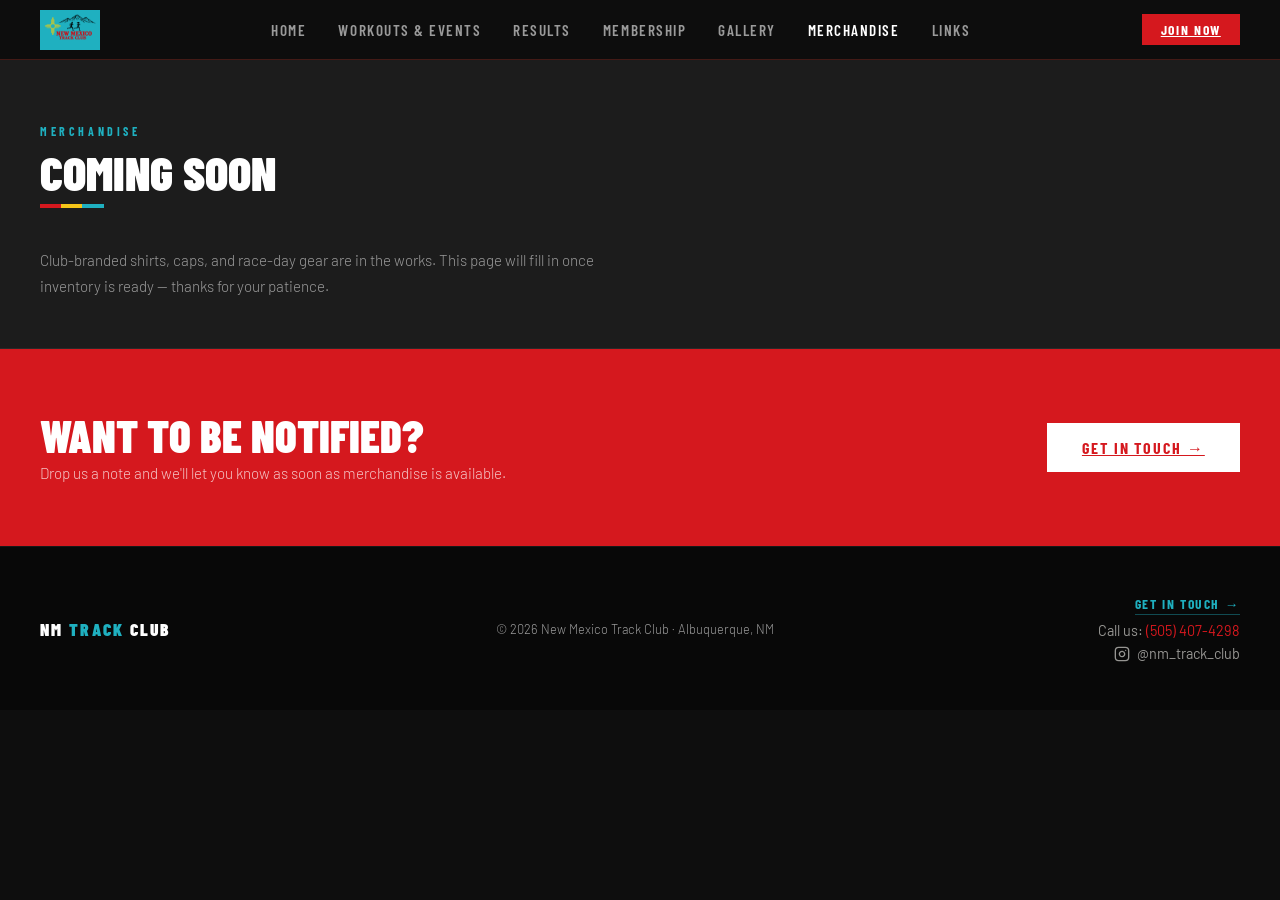
<file: merchandise.html>
<!DOCTYPE html>
<html lang="en">
<head>
<meta charset="UTF-8">
<meta name="viewport" content="width=device-width, initial-scale=1.0">
<title>Merchandise — New Mexico Track Club</title>
<meta name="description" content="Club-branded shirts, caps, and race gear from New Mexico Track Club. Coming soon — drop us a note if you'd like to be notified when items are available.">
<link rel="canonical" href="https://www.nmtrackclub.com/merchandise.html">
<meta name="theme-color" content="#0E0E0E">

<link rel="icon" type="image/svg+xml" href="data:image/svg+xml,%3Csvg xmlns='http://www.w3.org/2000/svg' viewBox='0 0 64 64'%3E%3Crect width='64' height='64' fill='%23D5181E'/%3E%3Ctext x='50%25' y='56%25' text-anchor='middle' font-family='Arial Black,sans-serif' font-size='32' font-weight='900' fill='%23FBE802'%3ENM%3C/text%3E%3C/svg%3E">

<meta property="og:type" content="website">
<meta property="og:title" content="Merchandise — New Mexico Track Club">
<meta property="og:description" content="Club-branded shirts, caps, and race gear coming soon from New Mexico Track Club.">
<meta property="og:url" content="https://www.nmtrackclub.com/merchandise.html">
<meta property="og:site_name" content="New Mexico Track Club">
<meta property="og:image" content="https://www.nmtrackclub.com/nmtc-banner.png">
<meta property="og:image:width" content="1200">
<meta property="og:image:height" content="800">
<meta property="og:image:alt" content="New Mexico Track Club banner with Zia sun and runner">
<meta name="twitter:card" content="summary_large_image">
<meta name="twitter:title" content="Merchandise — New Mexico Track Club">
<meta name="twitter:description" content="Club-branded shirts, caps, and race gear coming soon from NMTC.">
<meta name="twitter:image" content="https://www.nmtrackclub.com/nmtc-banner.png">

<script type="application/ld+json">
{
  "@context": "https://schema.org",
  "@type": "SportsClub",
  "name": "New Mexico Track Club",
  "description": "Track, field, and running for adults of every fitness level in Albuquerque, New Mexico.",
  "url": "https://www.nmtrackclub.com/",
  "logo": "https://www.nmtrackclub.com/nmtc-banner.png",
  "image": "https://www.nmtrackclub.com/nmtc-banner.png",
  "telephone": "+1-505-407-4298",
  "address": {
    "@type": "PostalAddress",
    "addressLocality": "Albuquerque",
    "addressRegion": "NM",
    "addressCountry": "US"
  },
  "sport": ["Track and Field", "Running"]
}
</script>

<link rel="preconnect" href="https://fonts.googleapis.com">
<link rel="preconnect" href="https://fonts.gstatic.com" crossorigin>
<link href="https://fonts.googleapis.com/css2?family=Barlow+Condensed:wght@400;600;700;800;900&family=Barlow:wght@300;400;500;600&display=swap" rel="stylesheet">
<link rel="stylesheet" href="style.css">
</head>
<body>

<a class="skip-link" href="#main">Skip to content</a>

<nav aria-label="Primary">
  <a class="nav-logo" href="/" aria-label="New Mexico Track Club — Home">
    <img src="nmtc-banner.svg" alt="" width="1200" height="800">
  </a>
  <ul class="nav-links" id="nav-menu">
    <li><a href="/" id="nav-home">Home</a></li>
    <li><a href="workouts.html" id="nav-workouts">Workouts &amp; Events</a></li>
    <li><a href="results.html" id="nav-results">Results</a></li>
    <li><a href="membership.html" id="nav-membership">Membership</a></li>
    <li><a href="gallery.html" id="nav-gallery">Gallery</a></li>
    <li><a href="merchandise.html" id="nav-merchandise">Merchandise</a></li>
    <li><a href="links.html" id="nav-links">Links</a></li>
    <li class="mobile-cta-item"><a href="membership.html#contact" class="mobile-cta">Join Now</a></li>
  </ul>
  <a class="nav-cta" href="membership.html#contact">Join Now</a>
  <button class="nav-toggle" type="button" aria-label="Toggle menu" aria-controls="nav-menu" aria-expanded="false">
    <span></span><span></span><span></span>
  </button>
</nav>

<main id="main">

  <div class="membership-hero">
    <p class="section-label">Merchandise</p>
    <h1 class="section-title">Coming Soon</h1>
    <p style="font-size:0.95rem; font-weight:300; color:var(--muted); max-width:560px; line-height:1.7;">Club-branded shirts, caps, and race-day gear are in the works. This page will fill in once inventory is ready — thanks for your patience.</p>
  </div>

  <div class="cta-band">
    <div>
      <h2>Want to be Notified?</h2>
      <p>Drop us a note and we'll let you know as soon as merchandise is available.</p>
    </div>
    <a class="btn-white" href="membership.html#contact">Get in Touch →</a>
  </div>

</main>

<footer>
  <div class="footer-logo">NM <span>Track</span> Club</div>
  <div class="footer-copy">&copy; 2026 New Mexico Track Club &middot; Albuquerque, NM</div>
  <div class="footer-contact">
    <a class="footer-contact-cta" href="membership.html#contact">Get in touch →</a>
    <div class="footer-phone">Call us: <a href="tel:5054074298">(505) 407-4298</a></div>
    <a class="footer-social" href="https://www.instagram.com/nm_track_club/" target="_blank" rel="noopener" aria-label="Follow New Mexico Track Club on Instagram">
      <svg width="16" height="16" viewBox="0 0 24 24" fill="none" stroke="currentColor" stroke-width="2" stroke-linecap="round" stroke-linejoin="round" aria-hidden="true">
        <rect x="2" y="2" width="20" height="20" rx="5" ry="5"></rect>
        <path d="M16 11.37A4 4 0 1 1 12.63 8 4 4 0 0 1 16 11.37z"></path>
        <line x1="17.5" y1="6.5" x2="17.51" y2="6.5"></line>
      </svg>
      <span>@nm_track_club</span>
    </a>
  </div>
</footer>

<script src="main.js" defer></script>
</body>
</html>
</file>
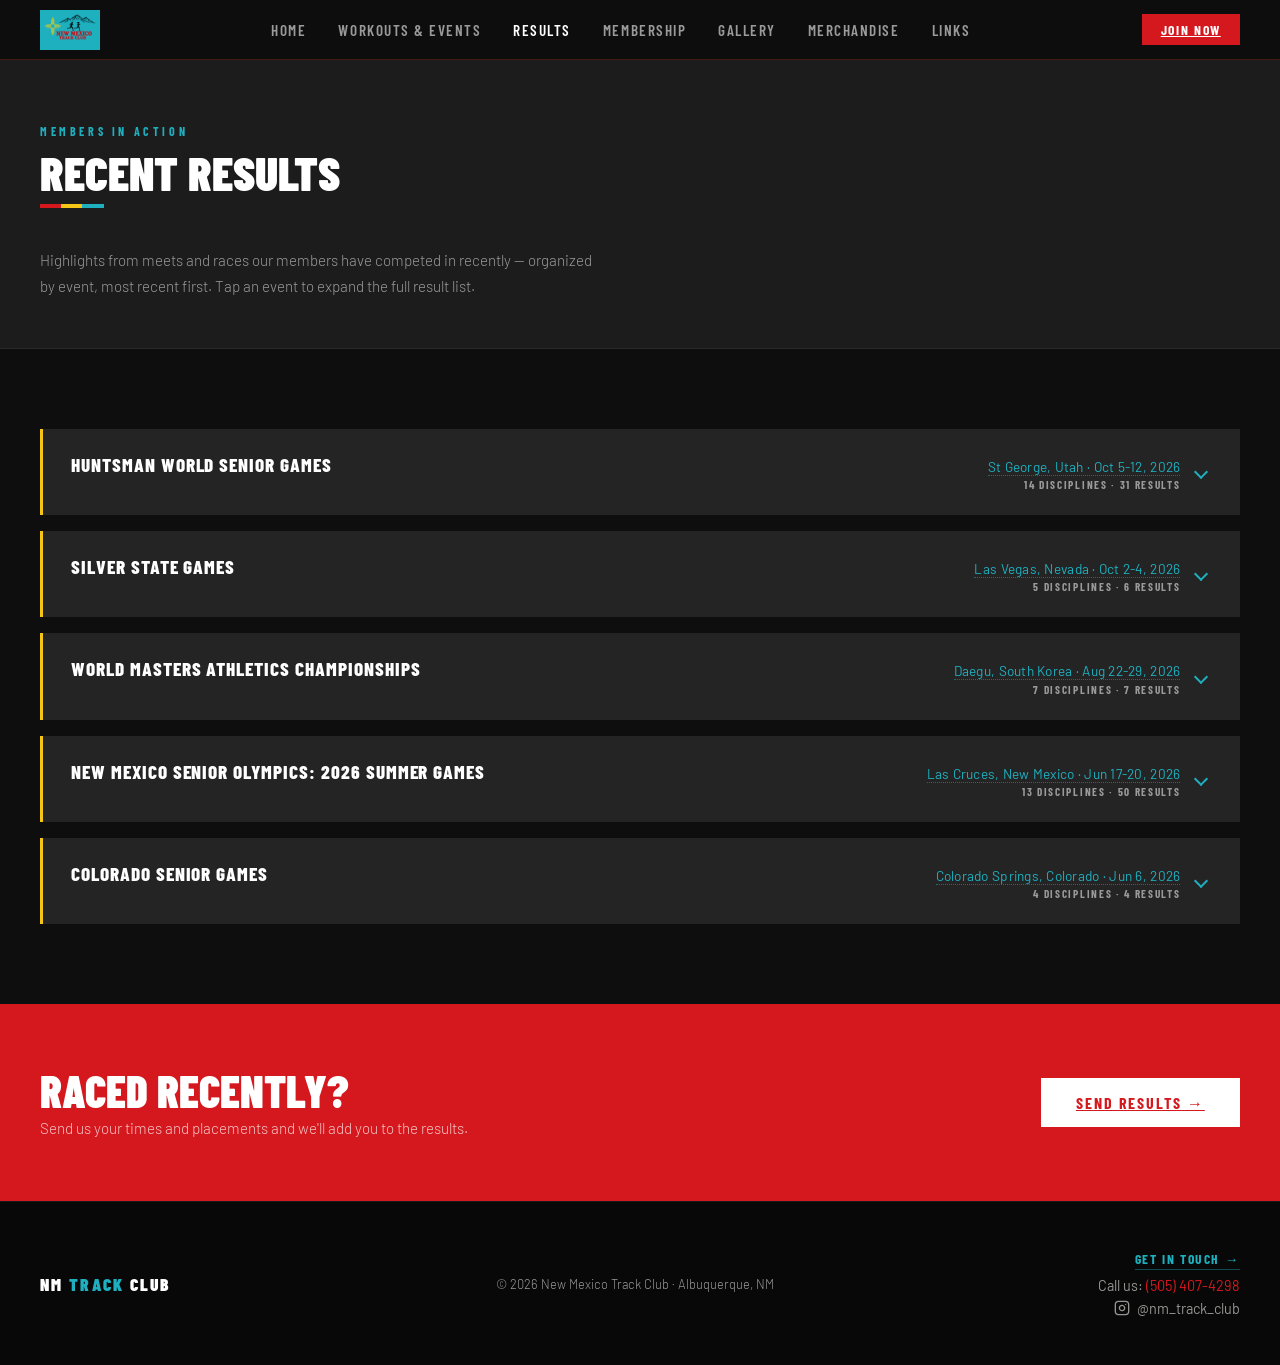
<file: results.html>
<!DOCTYPE html>
<html lang="en">
<head>
<meta charset="UTF-8">
<meta name="viewport" content="width=device-width, initial-scale=1.0">
<title>Recent Results — New Mexico Track Club</title>
<meta name="description" content="Recent race and meet results from New Mexico Track Club members — road races, track events, and field events, organized by event.">
<link rel="canonical" href="https://www.nmtrackclub.com/results.html">
<meta name="theme-color" content="#0E0E0E">

<link rel="icon" type="image/svg+xml" href="data:image/svg+xml,%3Csvg xmlns='http://www.w3.org/2000/svg' viewBox='0 0 64 64'%3E%3Crect width='64' height='64' fill='%23D5181E'/%3E%3Ctext x='50%25' y='56%25' text-anchor='middle' font-family='Arial Black,sans-serif' font-size='32' font-weight='900' fill='%23FBE802'%3ENM%3C/text%3E%3C/svg%3E">

<meta property="og:type" content="website">
<meta property="og:title" content="Recent Results — New Mexico Track Club">
<meta property="og:description" content="Recent race and meet results from NMTC members.">
<meta property="og:url" content="https://www.nmtrackclub.com/results.html">
<meta property="og:site_name" content="New Mexico Track Club">
<meta property="og:image" content="https://www.nmtrackclub.com/nmtc-banner.png">
<meta property="og:image:width" content="1200">
<meta property="og:image:height" content="800">
<meta property="og:image:alt" content="New Mexico Track Club banner with Zia sun and runner">
<meta name="twitter:card" content="summary_large_image">
<meta name="twitter:title" content="Recent Results — New Mexico Track Club">
<meta name="twitter:description" content="Recent race and meet results from NMTC members.">
<meta name="twitter:image" content="https://www.nmtrackclub.com/nmtc-banner.png">

<script type="application/ld+json">
{
  "@context": "https://schema.org",
  "@type": "SportsClub",
  "name": "New Mexico Track Club",
  "description": "Track, field, and running for adults of every fitness level in Albuquerque, New Mexico.",
  "url": "https://www.nmtrackclub.com/",
  "logo": "https://www.nmtrackclub.com/nmtc-banner.png",
  "image": "https://www.nmtrackclub.com/nmtc-banner.png",
  "telephone": "+1-505-407-4298",
  "address": {
    "@type": "PostalAddress",
    "addressLocality": "Albuquerque",
    "addressRegion": "NM",
    "addressCountry": "US"
  },
  "sport": ["Track and Field", "Running"]
}
</script>

<link rel="preconnect" href="https://fonts.googleapis.com">
<link rel="preconnect" href="https://fonts.gstatic.com" crossorigin>
<link href="https://fonts.googleapis.com/css2?family=Barlow+Condensed:wght@400;600;700;800;900&family=Barlow:wght@300;400;500;600&display=swap" rel="stylesheet">
<link rel="stylesheet" href="style.css">
</head>
<body>

<a class="skip-link" href="#main">Skip to content</a>

<nav aria-label="Primary">
  <a class="nav-logo" href="/" aria-label="New Mexico Track Club — Home">
    <img src="nmtc-banner.svg" alt="" width="1200" height="800">
  </a>
  <ul class="nav-links" id="nav-menu">
    <li><a href="/" id="nav-home">Home</a></li>
    <li><a href="workouts.html" id="nav-workouts">Workouts &amp; Events</a></li>
    <li><a href="results.html" id="nav-results">Results</a></li>
    <li><a href="membership.html" id="nav-membership">Membership</a></li>
    <li><a href="gallery.html" id="nav-gallery">Gallery</a></li>
    <li><a href="merchandise.html" id="nav-merchandise">Merchandise</a></li>
    <li><a href="links.html" id="nav-links">Links</a></li>
    <li class="mobile-cta-item"><a href="membership.html#contact" class="mobile-cta">Join Now</a></li>
  </ul>
  <a class="nav-cta" href="membership.html#contact">Join Now</a>
  <button class="nav-toggle" type="button" aria-label="Toggle menu" aria-controls="nav-menu" aria-expanded="false">
    <span></span><span></span><span></span>
  </button>
</nav>

<main id="main">

  <div class="membership-hero">
    <p class="section-label">Members in Action</p>
    <h1 class="section-title">Recent Results</h1>
    <p style="font-size:0.95rem; font-weight:300; color:var(--muted); max-width:560px; line-height:1.7;">Highlights from meets and races our members have competed in recently — organized by event, most recent first. Tap an event to expand the full result list.</p>
  </div>

  <section class="results-section" id="results-section">
    <div class="results-grid" id="results-grid">
      <p class="results-empty">Loading recent results…</p>
    </div>
  </section>

  <div class="cta-band">
    <div>
      <h2>Raced Recently?</h2>
      <p>Send us your times and placements and we'll add you to the results.</p>
    </div>
    <a class="btn-white" href="membership.html#contact">Send Results →</a>
  </div>

</main>

<footer>
  <div class="footer-logo">NM <span>Track</span> Club</div>
  <div class="footer-copy">&copy; 2026 New Mexico Track Club &middot; Albuquerque, NM</div>
  <div class="footer-contact">
    <a class="footer-contact-cta" href="membership.html#contact">Get in touch →</a>
    <div class="footer-phone">Call us: <a href="tel:5054074298">(505) 407-4298</a></div>
    <a class="footer-social" href="https://www.instagram.com/nm_track_club/" target="_blank" rel="noopener" aria-label="Follow New Mexico Track Club on Instagram">
      <svg width="16" height="16" viewBox="0 0 24 24" fill="none" stroke="currentColor" stroke-width="2" stroke-linecap="round" stroke-linejoin="round" aria-hidden="true">
        <rect x="2" y="2" width="20" height="20" rx="5" ry="5"></rect>
        <path d="M16 11.37A4 4 0 1 1 12.63 8 4 4 0 0 1 16 11.37z"></path>
        <line x1="17.5" y1="6.5" x2="17.51" y2="6.5"></line>
      </svg>
      <span>@nm_track_club</span>
    </a>
  </div>
</footer>

<script src="main.js" defer></script>
</body>
</html>
</file>
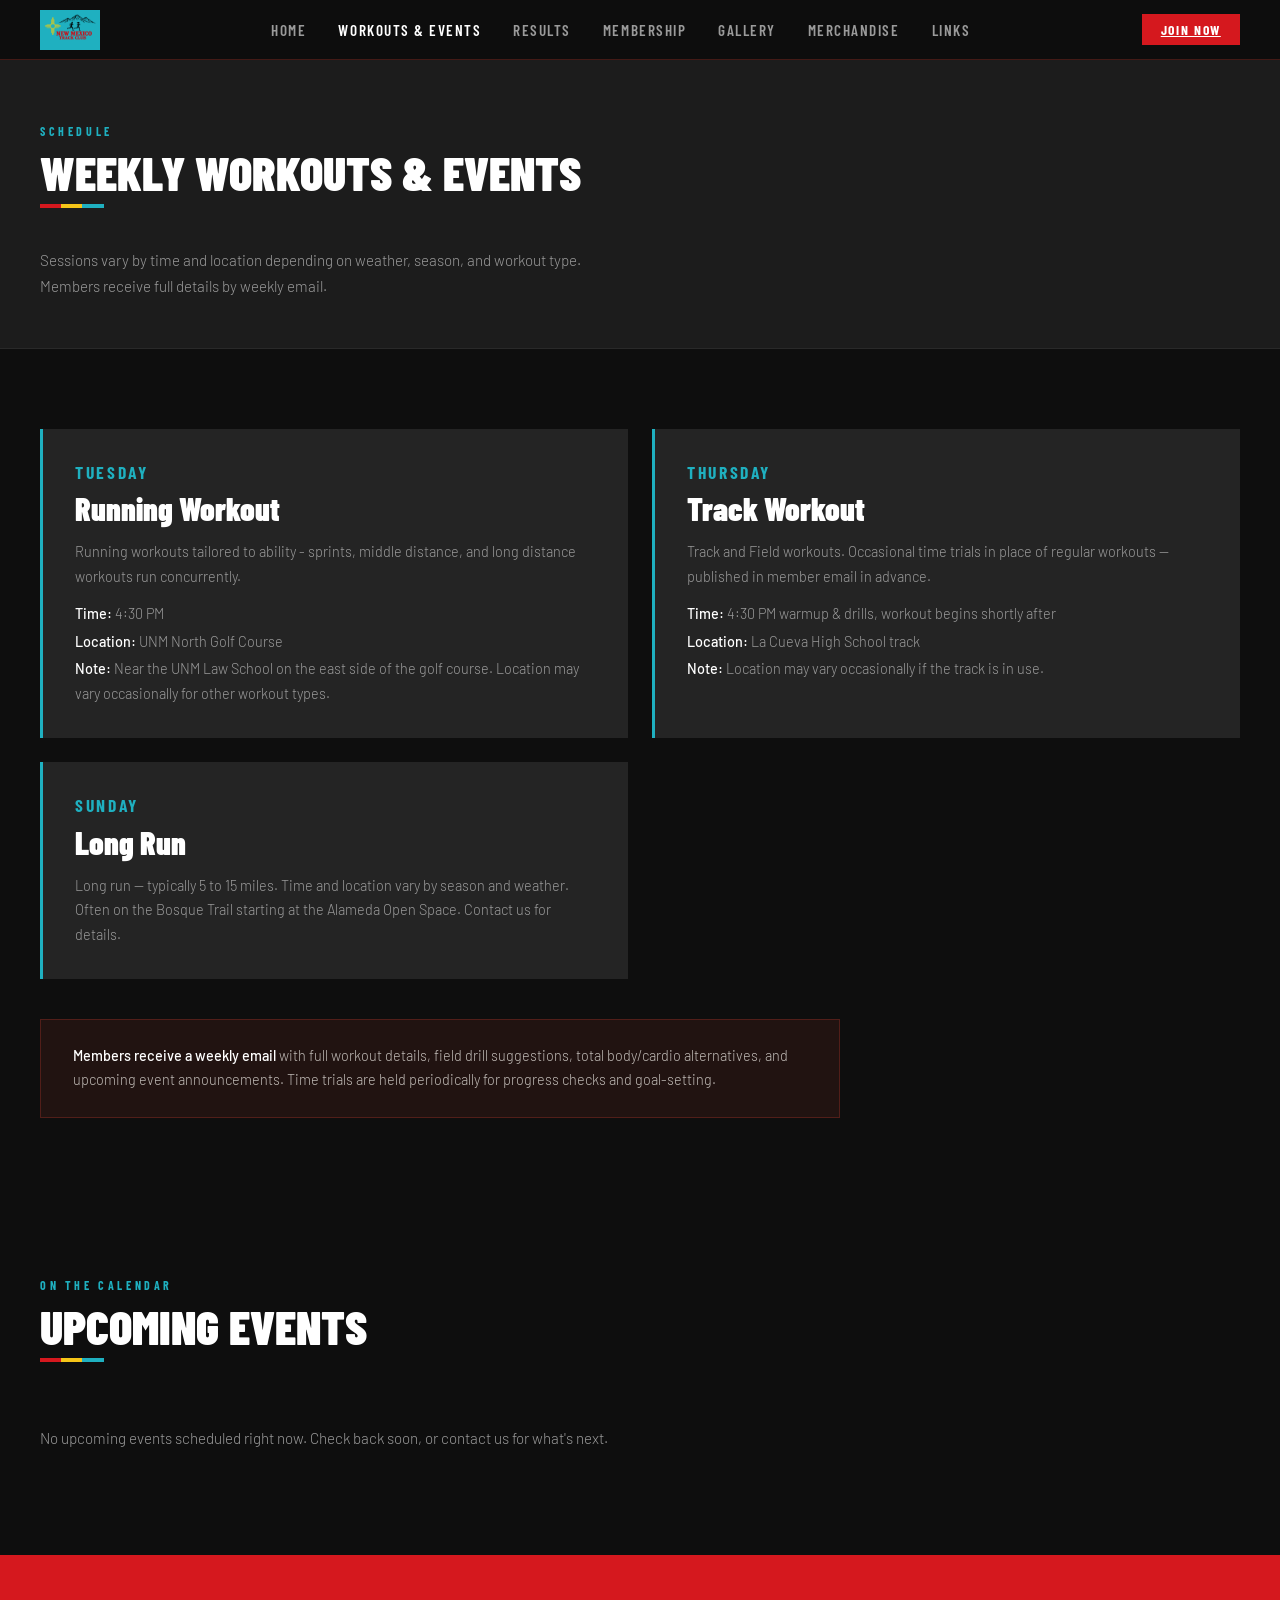
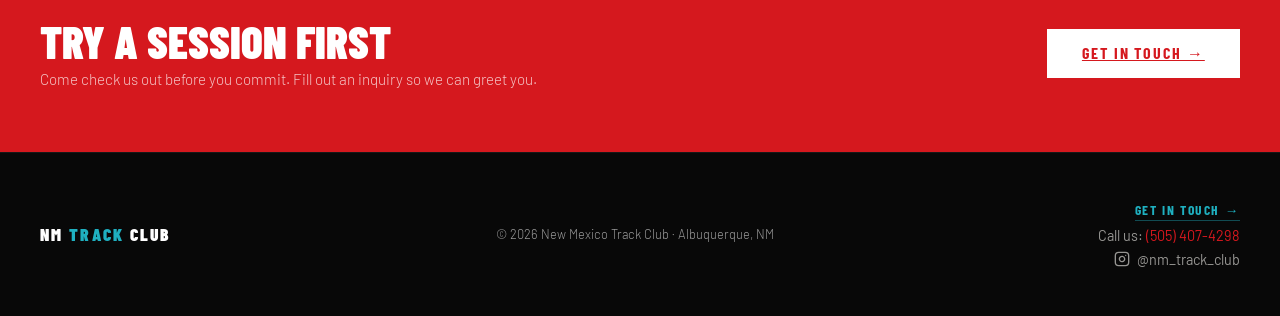
<file: workouts.html>
<!DOCTYPE html>
<html lang="en">
<head>
<meta charset="UTF-8">
<meta name="viewport" content="width=device-width, initial-scale=1.0">
<title>Workouts &amp; Events — New Mexico Track Club</title>
<meta name="description" content="Weekly workouts and upcoming events for the New Mexico Track Club. Tuesday running, Thursday track &amp; field, Sunday long runs, plus a running list of upcoming races and meets our members are targeting.">
<link rel="canonical" href="https://www.nmtrackclub.com/workouts.html">
<meta name="theme-color" content="#0E0E0E">

<link rel="icon" type="image/svg+xml" href="data:image/svg+xml,%3Csvg xmlns='http://www.w3.org/2000/svg' viewBox='0 0 64 64'%3E%3Crect width='64' height='64' fill='%23D5181E'/%3E%3Ctext x='50%25' y='56%25' text-anchor='middle' font-family='Arial Black,sans-serif' font-size='32' font-weight='900' fill='%23FBE802'%3ENM%3C/text%3E%3C/svg%3E">

<meta property="og:type" content="website">
<meta property="og:title" content="Workouts &amp; Events — New Mexico Track Club">
<meta property="og:description" content="Weekly workouts and upcoming events for adult track, field, and running in Albuquerque, NM.">
<meta property="og:url" content="https://www.nmtrackclub.com/workouts.html">
<meta property="og:site_name" content="New Mexico Track Club">
<meta property="og:image" content="https://www.nmtrackclub.com/nmtc-banner.png">
<meta property="og:image:width" content="1200">
<meta property="og:image:height" content="800">
<meta property="og:image:alt" content="New Mexico Track Club banner with Zia sun and runner">
<meta name="twitter:card" content="summary_large_image">
<meta name="twitter:title" content="Workouts &amp; Events — New Mexico Track Club">
<meta name="twitter:description" content="Weekly workouts and upcoming events for adult track, field, and running in Albuquerque, NM.">
<meta name="twitter:image" content="https://www.nmtrackclub.com/nmtc-banner.png">

<script type="application/ld+json">
{
  "@context": "https://schema.org",
  "@type": "SportsClub",
  "name": "New Mexico Track Club",
  "description": "Track, field, and running for adults of every fitness level in Albuquerque, New Mexico.",
  "url": "https://www.nmtrackclub.com/",
  "logo": "https://www.nmtrackclub.com/nmtc-banner.png",
  "image": "https://www.nmtrackclub.com/nmtc-banner.png",
  "telephone": "+1-505-407-4298",
  "address": {
    "@type": "PostalAddress",
    "addressLocality": "Albuquerque",
    "addressRegion": "NM",
    "addressCountry": "US"
  },
  "sport": ["Track and Field", "Running"]
}
</script>

<link rel="preconnect" href="https://fonts.googleapis.com">
<link rel="preconnect" href="https://fonts.gstatic.com" crossorigin>
<link href="https://fonts.googleapis.com/css2?family=Barlow+Condensed:wght@400;600;700;800;900&family=Barlow:wght@300;400;500;600&display=swap" rel="stylesheet">
<link rel="stylesheet" href="style.css">
</head>
<body>

<a class="skip-link" href="#main">Skip to content</a>

<nav aria-label="Primary">
  <a class="nav-logo" href="/" aria-label="New Mexico Track Club — Home">
    <img src="nmtc-banner.svg" alt="" width="1200" height="800">
  </a>
  <ul class="nav-links" id="nav-menu">
    <li><a href="/" id="nav-home">Home</a></li>
    <li><a href="workouts.html" id="nav-workouts">Workouts &amp; Events</a></li>
    <li><a href="results.html" id="nav-results">Results</a></li>
    <li><a href="membership.html" id="nav-membership">Membership</a></li>
    <li><a href="gallery.html" id="nav-gallery">Gallery</a></li>
    <li><a href="merchandise.html" id="nav-merchandise">Merchandise</a></li>
    <li><a href="links.html" id="nav-links">Links</a></li>
    <li class="mobile-cta-item"><a href="membership.html#contact" class="mobile-cta">Join Now</a></li>
  </ul>
  <a class="nav-cta" href="membership.html#contact">Join Now</a>
  <button class="nav-toggle" type="button" aria-label="Toggle menu" aria-controls="nav-menu" aria-expanded="false">
    <span></span><span></span><span></span>
  </button>
</nav>

<main id="main">

  <div class="workouts-hero">
    <p class="section-label">Schedule</p>
    <h1 class="section-title">Weekly Workouts &amp; Events</h1>
    <p style="font-size:0.95rem; font-weight:300; color:var(--muted); max-width:560px; line-height:1.7;">Sessions vary by time and location depending on weather, season, and workout type. Members receive full details by weekly email.</p>
  </div>

  <section style="background: var(--dark);">
    <div class="schedule-grid">
      <div class="schedule-card">
        <div class="schedule-day">Tuesday</div>
        <div class="schedule-time">Running Workout</div>
        <p class="schedule-desc">Running workouts tailored to ability - sprints, middle distance, and long distance workouts run concurrently.</p>
        <div class="schedule-meta">
          <div><strong>Time:</strong> 4:30 PM </div>
          <div><strong>Location:</strong> UNM North Golf Course</div>
          <div><strong>Note:</strong> Near the UNM Law School on the east side of the golf course. Location may vary occasionally for other workout types.</div>
        </div>
      </div>
      <div class="schedule-card">
        <div class="schedule-day">Thursday</div>
        <div class="schedule-time">Track Workout</div>
        <p class="schedule-desc">Track and Field workouts. Occasional time trials in place of regular workouts — published in member email in advance.</p>
        <div class="schedule-meta">
          <div><strong>Time:</strong> 4:30 PM warmup &amp; drills, workout begins shortly after</div>
          <div><strong>Location:</strong> La Cueva High School track</div>
          <div><strong>Note:</strong> Location may vary occasionally if the track is in use.</div>
        </div>
      </div>
      <div class="schedule-card">
        <div class="schedule-day">Sunday</div>
        <div class="schedule-time">Long Run</div>
        <p class="schedule-desc">Long run — typically 5 to 15 miles. Time and location vary by season and weather. Often on the Bosque Trail starting at the Alameda Open Space. Contact us for details.</p>
      </div>
    </div>
    <div class="member-note" style="max-width:800px;">
      <p><strong>Members receive a weekly email</strong> with full workout details, field drill suggestions, total body/cardio alternatives, and upcoming event announcements. Time trials are held periodically for progress checks and goal-setting.</p>
    </div>
  </section>

  <section class="events-section" id="events-full-section">
    <p class="section-label">On the Calendar</p>
    <h2 class="section-title">Upcoming Events</h2>
    <div class="events-grid" id="events-full">
      <p class="events-empty">Loading upcoming events…</p>
    </div>
  </section>

  <div class="cta-band">
    <div>
      <h2>Try a Session First</h2>
      <p>Come check us out before you commit. Fill out an inquiry so we can greet you.</p>
    </div>
    <a class="btn-white" href="membership.html#contact">Get in Touch →</a>
  </div>

</main>

<footer>
  <div class="footer-logo">NM <span>Track</span> Club</div>
  <div class="footer-copy">&copy; 2026 New Mexico Track Club &middot; Albuquerque, NM</div>
  <div class="footer-contact">
    <a class="footer-contact-cta" href="membership.html#contact">Get in touch →</a>
    <div class="footer-phone">Call us: <a href="tel:5054074298">(505) 407-4298</a></div>
    <a class="footer-social" href="https://www.instagram.com/nm_track_club/" target="_blank" rel="noopener" aria-label="Follow New Mexico Track Club on Instagram">
      <svg width="16" height="16" viewBox="0 0 24 24" fill="none" stroke="currentColor" stroke-width="2" stroke-linecap="round" stroke-linejoin="round" aria-hidden="true">
        <rect x="2" y="2" width="20" height="20" rx="5" ry="5"></rect>
        <path d="M16 11.37A4 4 0 1 1 12.63 8 4 4 0 0 1 16 11.37z"></path>
        <line x1="17.5" y1="6.5" x2="17.51" y2="6.5"></line>
      </svg>
      <span>@nm_track_club</span>
    </a>
  </div>
</footer>

<script src="main.js" defer></script>
</body>
</html>
</file>
<file: style.css>
/* ═══════════════════════════════════════════════════════════════════════
   New Mexico Track Club — site styles.
   Shared across index.html, workouts.html, and membership.html.
   ═══════════════════════════════════════════════════════════════════════ */

  html { scroll-behavior: smooth; }

  *, *::before, *::after { box-sizing: border-box; margin: 0; padding: 0; }

  :root {
    /* Brand palette pulled from the NMTC banner: Zia red, sun yellow, turquoise. */
    --red: #D5181E;
    --red-dark: #A8121A;
    --yellow: #F5C518;          /* tempered for dark backgrounds */
    --yellow-bright: #FBE802;   /* matches banner exactly — use on red */
    --turquoise: #1FB0C0;
    --turquoise-dark: #167F8A;
    --gold: var(--yellow);      /* legacy alias — anything still referencing --gold */

    --dark: #0E0E0E;
    --mid: #1C1C1C;
    --surface: #242424;
    --muted: #9A9A9A;
    --light: #F5F3EE;
    --white: #FFFFFF;
    --ff-head: 'Barlow Condensed', sans-serif;
    --ff-body: 'Barlow', sans-serif;
  }

  body { background: var(--dark); color: var(--light); font-family: var(--ff-body); }

  /* NAV */
  nav {
    position: sticky; top: 0; z-index: 100;
    display: flex; align-items: center; justify-content: space-between;
    padding: 0 2.5rem; height: 60px;
    background: rgba(14,14,14,0.97); backdrop-filter: blur(8px);
    border-bottom: 1px solid rgba(192,57,43,0.3);
  }
  .nav-logo {
    display: flex; align-items: center; gap: 0.5rem;
    text-decoration: none; color: var(--white);
    font-family: var(--ff-head); font-size: 1.05rem; font-weight: 900;
    letter-spacing: 0.12em; text-transform: uppercase;
  }
  .nav-logo img {
    /* Pin both dimensions explicitly. iOS Safari mis-computes width
       when only height is set on an SVG that lacks intrinsic sizing. */
    height: 40px; width: 60px; display: block;
  }
  .nav-logo span { color: var(--turquoise); }
  .nav-links { display: flex; gap: 2rem; list-style: none; }
  .nav-links a {
    font-family: var(--ff-head); font-size: 0.95rem; font-weight: 600;
    letter-spacing: 0.1em; text-transform: uppercase;
    color: var(--muted); text-decoration: none; transition: color 0.2s;
  }
  .nav-links a:hover, .nav-links a.active { color: var(--white); }
  .nav-cta {
    font-family: var(--ff-head); font-size: 0.85rem; font-weight: 700;
    letter-spacing: 0.12em; text-transform: uppercase;
    background: var(--red); color: var(--white);
    border: none; padding: 0.45rem 1.2rem; cursor: pointer;
    transition: background 0.2s;
  }
  .nav-cta:hover { background: var(--red-dark); }
  .mobile-cta-item { display: none; }

  /* PAGE SWITCHER */
  /* .page/.page.active were the JS page-switcher classes when the site
     was a single-file, three-in-one page. Now each page is its own HTML
     file, so those rules are gone. */

  /* HERO */
  .hero {
    position: relative; min-height: 88vh;
    display: flex; flex-direction: column;
    justify-content: center; align-items: center;
    text-align: center;
    padding: 5rem 2.5rem 4rem;
    overflow: hidden;
  }
  .hero-bg {
    position: absolute; inset: 0;
    background: linear-gradient(135deg, #0E0E0E 0%, #1a0a08 60%, #0E0E0E 100%);
  }
  .hero-stripe {
    position: absolute; top: 0; right: 0; width: 42%; height: 100%;
    background: var(--turquoise); opacity: 0.05;
    clip-path: polygon(20% 0, 100% 0, 100% 100%, 0% 100%);
  }
  .hero-track-lines {
    position: absolute; bottom: 0; left: 0; right: 0; height: 6px;
    background: repeating-linear-gradient(
      90deg,
      var(--red) 0, var(--red) 60px,
      transparent 60px, transparent 80px,
      var(--yellow) 80px, var(--yellow) 100px,
      transparent 100px, transparent 120px,
      var(--turquoise) 120px, var(--turquoise) 140px,
      transparent 140px, transparent 160px
    );
    opacity: 0.55;
  }
  /* Hero banner image — replaces big text headline */
  .hero-banner-wrap {
    margin: 0 auto 1.5rem;
    max-width: 540px;
    box-shadow: 0 20px 60px rgba(0,0,0,0.5), 0 0 0 1px rgba(245,197,24,0.15);
  }
  .hero-banner-wrap img {
    display: block; width: 100%; height: auto;
  }

  /* Screen-reader-only utility */
  .visually-hidden {
    position: absolute !important;
    width: 1px; height: 1px; overflow: hidden;
    clip: rect(0 0 0 0); clip-path: inset(50%);
    white-space: nowrap; border: 0; padding: 0; margin: -1px;
  }
  .hero-content {
    position: relative; max-width: 700px;
    margin: 0 auto;
  }
  .hero-eyebrow {
    font-family: var(--ff-head); font-size: 0.85rem; font-weight: 600;
    letter-spacing: 0.25em; text-transform: uppercase; color: var(--yellow);
    margin-bottom: 1rem;
  }
  .hero-title {
    font-family: var(--ff-head); font-weight: 900; line-height: 0.92;
    text-transform: uppercase; color: var(--white);
    font-size: clamp(3.5rem, 9vw, 7rem);
    margin-bottom: 1.5rem;
  }
  .hero-title em { color: var(--red); font-style: normal; display: block; }
  .hero-sub {
    font-family: var(--ff-body); font-weight: 300; font-size: 1.05rem;
    color: rgba(245,243,238,0.7); line-height: 1.7; max-width: 500px;
    margin: 0 auto 2.5rem;
  }
  .hero-actions { display: flex; gap: 1rem; align-items: center; justify-content: center; }
  .btn-primary {
    font-family: var(--ff-head); font-size: 1rem; font-weight: 700;
    letter-spacing: 0.12em; text-transform: uppercase;
    background: var(--red); color: var(--white);
    border: none; padding: 0.8rem 2rem; cursor: pointer; transition: background 0.2s;
  }
  .btn-primary:hover { background: var(--red-dark); }
  .btn-secondary {
    font-family: var(--ff-head); font-size: 1rem; font-weight: 600;
    letter-spacing: 0.1em; text-transform: uppercase;
    background: transparent; color: var(--light);
    border: 1px solid rgba(245,243,238,0.3); padding: 0.8rem 2rem;
    cursor: pointer; transition: border-color 0.2s, color 0.2s;
  }
  .btn-secondary:hover { border-color: var(--light); }
  .hero-stats {
    position: relative;
    display: flex; flex-direction: row;
    justify-content: center; align-items: flex-end;
    gap: 3.5rem;
    margin-top: 3rem;
  }
  .stat { text-align: center; }
  .stat-num {
    font-family: var(--ff-head); font-size: 2.8rem; font-weight: 900;
    line-height: 1; color: var(--yellow);
  }
  .stat-per {
    font-family: var(--ff-head); font-size: 1.1rem; font-weight: 700;
    color: rgba(245,197,24,0.7); letter-spacing: 0.02em;
    margin-left: 0.15rem;
  }
  .stat-label {
    font-family: var(--ff-body); font-size: 0.75rem; font-weight: 400;
    letter-spacing: 0.15em; text-transform: uppercase; color: var(--muted);
  }

  /* SECTIONS */
  section { padding: 5rem 2.5rem; }
  .section-label {
    font-family: var(--ff-head); font-size: 0.75rem; font-weight: 700;
    letter-spacing: 0.3em; text-transform: uppercase; color: var(--turquoise);
    margin-bottom: 0.6rem;
  }
  .section-title {
    font-family: var(--ff-head); font-size: clamp(2rem, 4vw, 3rem);
    font-weight: 900; text-transform: uppercase; color: var(--white);
    line-height: 1; margin-bottom: 2.5rem;
    position: relative; padding-bottom: 0.8rem;
  }
  .section-title::after {
    content: ""; position: absolute; bottom: 0; left: 0;
    width: 64px; height: 4px;
    background: linear-gradient(90deg, var(--red) 0 33%, var(--yellow) 33% 66%, var(--turquoise) 66% 100%);
  }

  /* ABOUT */
  .about-strip {
    background: var(--mid);
    border-top: 1px solid rgba(255,255,255,0.06);
    border-bottom: 1px solid rgba(255,255,255,0.06);
  }
  .about-inner { max-width: 860px; }
  .about-body {
    font-size: 1.05rem; font-weight: 300; color: rgba(245,243,238,0.75);
    line-height: 1.8; margin-bottom: 1.5rem;
  }
  .about-body strong { color: var(--white); font-weight: 500; }
  .director-sig {
    font-family: var(--ff-head); font-size: 0.85rem; font-weight: 600;
    letter-spacing: 0.15em; text-transform: uppercase; color: var(--turquoise);
  }

  /* PHOTO BAND (Option A) */
  .photo-band {
    display: grid; grid-template-columns: 1fr 1fr;
    gap: 4px;                          /* slim gap acts as a divider */
    padding: 0;
    background: var(--yellow);          /* shows through the gap */
  }
  .band-photo {
    margin: 0; position: relative;
    aspect-ratio: 16 / 10;              /* uniform height for both photos */
    overflow: hidden;
  }
  .band-photo img {
    width: 100%; height: 100%;
    object-fit: cover; display: block;
  }

  .action-grid-inner {
    display: grid;
    grid-template-columns: 1fr 1fr 1fr;
    grid-template-rows: 1fr 1fr;
    width: 100%; height: 100%;
    gap: 3px;
    background: var(--yellow);
  }
  .action-cell {
    overflow: hidden;
    position: relative;
  }
  .action-cell img {
    width: 100%; height: 100%;
    object-fit: cover; object-position: center center;
    display: block;
  }
  .band-caption {
    position: absolute; left: 0; right: 0; bottom: 0;
    background: linear-gradient(to top, rgba(14,14,14,0.85), transparent);
    color: var(--white); padding: 1.5rem 1.25rem 1rem;
    font-family: var(--ff-head); font-size: 0.8rem; font-weight: 600;
    letter-spacing: 0.2em; text-transform: uppercase;
  }
  @media (max-width: 700px) {
    .photo-band { grid-template-columns: 1fr; }
  }

  /* PILLARS */
  .pillars { background: var(--dark); }
  .pillars-grid { display: grid; grid-template-columns: repeat(3, 1fr); gap: 1px; background: rgba(255,255,255,0.08); }
  .pillar {
    background: var(--dark); padding: 2.5rem 2rem;
    border-top: 3px solid var(--yellow);
    transition: background 0.25s;
  }
  .pillar:nth-child(2) { border-top-color: var(--turquoise); }
  .pillar:nth-child(3) { border-top-color: var(--red); }
  .pillar:hover { background: var(--mid); }
  .pillar-icon { font-size: 2rem; margin-bottom: 1rem; display: block; }
  .pillar-title {
    font-family: var(--ff-head); font-size: 1.3rem; font-weight: 700;
    text-transform: uppercase; letter-spacing: 0.08em; color: var(--white);
    margin-bottom: 0.6rem;
  }
  .pillar-text { font-size: 0.9rem; font-weight: 300; color: var(--muted); line-height: 1.7; }

  /* CTA BAND */
  .cta-band {
    background: var(--red); padding: 4rem 2.5rem;
    display: flex; align-items: center; justify-content: space-between; gap: 2rem;
  }
  .cta-band h2 {
    font-family: var(--ff-head); font-size: clamp(1.8rem, 3.5vw, 2.8rem);
    font-weight: 900; text-transform: uppercase; color: var(--white); line-height: 1;
  }
  .cta-band p { font-size: 0.95rem; font-weight: 300; color: rgba(255,255,255,0.75); margin-top: 0.4rem; }
  .btn-white {
    font-family: var(--ff-head); font-size: 1rem; font-weight: 700;
    letter-spacing: 0.12em; text-transform: uppercase;
    background: var(--white); color: var(--red);
    border: none; padding: 0.9rem 2.2rem; cursor: pointer;
    transition: opacity 0.2s; white-space: nowrap; flex-shrink: 0;
  }
  .btn-white:hover { opacity: 0.9; }

  /* WORKOUTS */
  .workouts-hero {
    background: var(--mid); padding: 4rem 2.5rem 3rem;
    border-bottom: 1px solid rgba(255,255,255,0.06);
  }
  .schedule-grid { display: grid; grid-template-columns: repeat(2, 1fr); gap: 1.5rem; }
  .schedule-card {
    background: var(--surface); padding: 2rem;
    border-left: 3px solid var(--turquoise);
  }
  .schedule-day {
    font-family: var(--ff-head); font-size: 1.1rem; font-weight: 700;
    letter-spacing: 0.15em; text-transform: uppercase; color: var(--turquoise);
    margin-bottom: 0.4rem;
  }
  .schedule-time {
    font-family: var(--ff-head); font-size: 2rem; font-weight: 900;
    color: var(--white); margin-bottom: 0.8rem;
  }
  .schedule-desc { font-size: 0.9rem; font-weight: 300; color: var(--muted); line-height: 1.7; }
  .schedule-meta { margin-top: 0.8rem; font-size: 0.9rem; font-weight: 300; color: var(--muted); line-height: 1.7; }
  .schedule-meta div { margin-top: 0.2rem; }
  .schedule-meta strong { color: var(--white); font-weight: 500; }
  .member-note {
    background: rgba(192,57,43,0.1); border: 1px solid rgba(192,57,43,0.3);
    padding: 1.5rem 2rem; margin-top: 2.5rem;
    display: flex; gap: 1rem; align-items: flex-start;
  }
  .member-note p { font-size: 0.9rem; font-weight: 300; color: rgba(245,243,238,0.75); line-height: 1.7; }
  .member-note strong { color: var(--white); font-weight: 500; }

  /* MEMBERSHIP */
  .membership-hero {
    background: var(--mid); padding: 4rem 2.5rem 3rem;
    border-bottom: 1px solid rgba(255,255,255,0.06);
  }
  .membership-grid { display: grid; grid-template-columns: repeat(2, 1fr); gap: 2rem; }
  .plan-card {
    background: var(--surface); padding: 2.5rem;
    border: 1px solid rgba(255,255,255,0.07);
  }
  .plan-card.featured { border-color: var(--red); }
  .plan-badge {
    display: inline-block; font-family: var(--ff-head); font-size: 0.7rem;
    font-weight: 700; letter-spacing: 0.2em; text-transform: uppercase;
    background: var(--red); color: var(--white);
    padding: 0.2rem 0.7rem; margin-bottom: 1.2rem;
  }
  .plan-name {
    font-family: var(--ff-head); font-size: 1.5rem; font-weight: 900;
    text-transform: uppercase; color: var(--white); margin-bottom: 0.3rem;
  }
  .plan-price {
    font-family: var(--ff-head); font-size: 3.5rem; font-weight: 900;
    color: var(--white); line-height: 1; margin-bottom: 1.5rem;
  }
  .plan-price sup { font-size: 1.5rem; vertical-align: top; margin-top: 0.5rem; }
  .plan-period {
    font-family: var(--ff-head); font-size: 1.15rem; font-weight: 600;
    color: var(--muted); letter-spacing: 0.05em;
    margin-left: 0.35rem;
    vertical-align: middle;
  }
  .plan-features { list-style: none; margin-bottom: 2rem; }
  .plan-features li {
    font-size: 0.9rem; font-weight: 300; color: rgba(245,243,238,0.75);
    padding: 0.55rem 0; border-bottom: 1px solid rgba(255,255,255,0.06);
    display: flex; align-items: flex-start; gap: 0.6rem; line-height: 1.5;
  }
  .plan-features li::before { content: "—"; color: var(--red); flex-shrink: 0; }

  /* COACHES */
  .coaches-section { background: var(--mid); }
  .coaches-grid { display: grid; grid-template-columns: repeat(2, 1fr); gap: 1.5rem; }
  .coach-card {
    background: var(--dark); padding: 2rem;
    border: 1px solid rgba(255,255,255,0.06);
  }
  .coach-name {
    font-family: var(--ff-head); font-size: 1.3rem; font-weight: 900;
    text-transform: uppercase; color: var(--white); margin-bottom: 0.2rem;
  }
  .coach-title {
    font-family: var(--ff-head); font-size: 0.8rem; font-weight: 600;
    letter-spacing: 0.15em; text-transform: uppercase; color: var(--turquoise);
    margin-bottom: 0.8rem;
  }
  .coach-bio { font-size: 0.88rem; font-weight: 300; color: rgba(245,243,238,0.8); line-height: 1.7; }
  .coach-bio-list {
    font-family: var(--ff-body);
    font-size: 0.88rem;
    font-weight: 300;
    color: rgba(245,243,238,0.8);
    line-height: 1.7;
    list-style-type: disc;
    list-style-position: outside;
    /* padding-left gives the markers room after the global padding reset;
       margin-left indents the whole list past the surrounding bio text. */
    padding-left: 1.5em;
    margin: 0.45rem 0 0.85rem 1.25em;
  }
  .coach-bio-list li {
    display: list-item;
    font-family: var(--ff-body);
    font-size: 0.88rem;
    font-weight: 300;
    color: rgba(245,243,238,0.8);
    line-height: 1.7;
    margin: 0.15rem 0;
  }
  .coach-bio-list li::marker { color: inherit; }

  /* CONTACT */
  .contact-section { background: var(--dark); }
  .contact-grid { display: grid; grid-template-columns: 1fr 1fr; gap: 4rem; }
  .contact-item { margin-bottom: 2rem; }
  .contact-item-label {
    font-family: var(--ff-head); font-size: 0.75rem; font-weight: 700;
    letter-spacing: 0.25em; text-transform: uppercase; color: var(--muted);
    margin-bottom: 0.3rem;
  }
  .contact-item-value { font-size: 1.05rem; font-weight: 300; color: var(--white); }
  .form-field { margin-bottom: 1.2rem; }
  .form-field label {
    display: block; font-family: var(--ff-head); font-size: 0.75rem;
    font-weight: 700; letter-spacing: 0.2em; text-transform: uppercase;
    color: var(--muted); margin-bottom: 0.4rem;
  }
  .form-field input, .form-field textarea, .form-field select {
    width: 100%; background: var(--surface);
    border: 1px solid rgba(255,255,255,0.1); border-radius: 0;
    color: var(--white); font-family: var(--ff-body); font-size: 0.95rem;
    padding: 0.7rem 0.9rem; outline: none; transition: border-color 0.2s;
    font-weight: 300;
  }
  .form-field input:focus, .form-field textarea:focus, .form-field select:focus {
    border-color: var(--red);
  }
  .form-field textarea { resize: vertical; min-height: 120px; }
  .form-field select option { background: var(--surface); }

  /* FOUNDING */
  .founding { background: var(--surface); padding: 3rem 2.5rem; }
  .founding-title {
    font-family: var(--ff-head); font-size: 0.75rem; font-weight: 700;
    letter-spacing: 0.3em; text-transform: uppercase; color: var(--muted);
    margin-bottom: 1rem;
  }
  .founding-names {
    display: flex; flex-wrap: wrap; gap: 0.5rem 1.5rem;
    font-family: var(--ff-head); font-size: 1rem; font-weight: 600;
    text-transform: uppercase; letter-spacing: 0.05em; color: rgba(245,243,238,0.5);
  }
  .in-memory {
    font-family: var(--ff-body); font-size: 0.82rem; font-weight: 300;
    color: var(--muted); margin-top: 0.8rem; font-style: italic;
  }

  /* FOOTER */
  footer {
    background: #080808; padding: 3rem 2.5rem;
    border-top: 1px solid rgba(255,255,255,0.06);
    display: flex; align-items: center; justify-content: space-between;
    flex-wrap: wrap; gap: 1rem;
  }
  .footer-logo {
    font-family: var(--ff-head); font-size: 1.1rem; font-weight: 900;
    letter-spacing: 0.12em; text-transform: uppercase; color: var(--white);
  }
  .footer-logo span { color: var(--turquoise); }
  .footer-copy { font-size: 0.8rem; font-weight: 300; color: var(--muted); }
  .footer-phone { font-size: 0.9rem; font-weight: 400; color: rgba(245,243,238,0.6); }
  .footer-phone a { color: var(--red); text-decoration: none; }
  .footer-email { font-size: 0.9rem; font-weight: 400; color: rgba(245,243,238,0.6); }
  .footer-email a { color: var(--turquoise); text-decoration: none; transition: color 0.2s; }
  .footer-email a:hover { color: var(--white); }
  /* "Get in touch" call to the contact form — small, all-caps, on pages
     that aren't membership.html (where the form itself lives). */
  .footer-contact-cta {
    font-family: var(--ff-head); font-size: 0.85rem; font-weight: 700;
    letter-spacing: 0.12em; text-transform: uppercase;
    color: var(--turquoise); text-decoration: none;
    padding-bottom: 2px;
    border-bottom: 1px solid rgba(31,176,192,0.4);
    transition: color 0.2s, border-color 0.2s;
  }
  .footer-contact-cta:hover { color: var(--white); border-bottom-color: var(--white); }
  /* Group phone + social vertically so the outer footer stays 3 slots. */
  .footer-contact {
    display: flex; flex-direction: column; align-items: flex-end;
    gap: 0.4rem;
  }
  .footer-social {
    display: inline-flex; align-items: center; gap: 0.45rem;
    font-family: var(--ff-body); font-size: 0.9rem; font-weight: 400;
    color: rgba(245,243,238,0.6);
    text-decoration: none;
    transition: color 0.2s;
  }
  .footer-social:hover { color: var(--turquoise); }
  .footer-social svg { flex-shrink: 0; }

  /* Instagram link within the Contact Information column. */
  .contact-social {
    display: inline-flex; align-items: center; gap: 0.5rem;
    color: var(--white); text-decoration: none;
    border-bottom: 1px dotted rgba(245,243,238,0.3);
    padding-bottom: 2px;
    transition: color 0.2s, border-color 0.2s;
  }
  .contact-social:hover { color: var(--turquoise); border-bottom-color: var(--turquoise); }

  /* Plain text links inside a contact-item-value (e.g. the flyer PDF). */
  .contact-link {
    color: rgba(245,243,238,0.85); text-decoration: none;
    border-bottom: 1px dotted rgba(245,243,238,0.4);
    padding-bottom: 1px;
    transition: color 0.2s, border-color 0.2s;
  }
  .contact-link:hover { color: var(--turquoise); border-bottom-color: var(--turquoise); }

  /* ─── ACCESSIBILITY ─── */
  .skip-link {
    position: absolute; top: -40px; left: 0; z-index: 200;
    background: var(--red); color: var(--white);
    padding: 0.6rem 1rem; text-decoration: none;
    font-family: var(--ff-head); font-size: 0.85rem;
    font-weight: 700; letter-spacing: 0.1em; text-transform: uppercase;
    transition: top 0.2s;
  }
  .skip-link:focus { top: 0; }

  /* Visible focus for keyboard users */
  a:focus-visible, button:focus-visible,
  input:focus-visible, textarea:focus-visible, select:focus-visible {
    outline: 2px solid var(--gold);
    outline-offset: 2px;
  }
  /* Form controls already have a red border on :focus — keep that, layer outline for keyboard nav */

  /* ─── HAMBURGER (hidden on desktop) ─── */
  .nav-toggle {
    display: none;
    background: transparent; border: none; cursor: pointer;
    padding: 0.4rem; margin-left: auto;
  }
  .nav-toggle span {
    display: block; width: 26px; height: 2px;
    background: var(--white); margin: 5px 0;
    transition: transform 0.25s, opacity 0.25s;
  }
  .nav-open .nav-toggle span:nth-child(1) { transform: translateY(7px) rotate(45deg); }
  .nav-open .nav-toggle span:nth-child(2) { opacity: 0; }
  .nav-open .nav-toggle span:nth-child(3) { transform: translateY(-7px) rotate(-45deg); }

  /* ─── RESPONSIVE ─── */
  @media (max-width: 900px) {
    nav { padding: 0 1.25rem; }
    .nav-logo img { height: 36px; width: 54px; }
    .nav-toggle { display: block; order: 3; }
    .nav-cta { display: none; }
    .nav-links {
      position: fixed; top: 60px; left: 0; right: 0;
      flex-direction: column; gap: 0;
      background: rgba(14,14,14,0.98); backdrop-filter: blur(10px);
      border-bottom: 1px solid rgba(192,57,43,0.3);
      padding: 1rem 1.5rem 1.5rem;
      /* Push fully off-screen: own height + the 60px top offset + 20px buffer.
         translateY(-110%) wasn't enough when the menu was short — its bottom
         edge stayed inside the nav area and the red Join Now button leaked. */
      transform: translateY(calc(-100% - 80px));
      transition: transform 0.25s ease;
      /* Layer above the nav while open so menu sits cleanly on top */
      z-index: 99;
    }
    .nav-open .nav-links { transform: translateY(0); }
    .nav-links li { width: 100%; border-bottom: 1px solid rgba(255,255,255,0.06); }
    .nav-links li:last-child { border-bottom: none; }
    .nav-links a {
      display: block; padding: 1rem 0; font-size: 1rem;
    }
    .mobile-cta-item { display: list-item; }
    .nav-links .mobile-cta {
      display: inline-block; margin-top: 0.5rem;
      background: var(--red); color: var(--white);
      padding: 0.6rem 1.2rem;
    }

    section { padding: 3.5rem 1.5rem; }
    .hero { padding: 4rem 1.5rem 3rem; min-height: auto; }
    .hero-stats {
      gap: 2rem; margin-top: 2.5rem;
      flex-wrap: wrap;          /* allow wrapping on very narrow screens */
    }
    .stat-num { font-size: 2.2rem; }

    .pillars-grid { grid-template-columns: 1fr; }
    .schedule-grid { grid-template-columns: 1fr; gap: 1rem; }
    .membership-grid { grid-template-columns: 1fr; gap: 1.5rem; }
    .coaches-grid { grid-template-columns: 1fr; }
    .contact-grid { grid-template-columns: 1fr; gap: 2rem; }

    .workouts-hero, .membership-hero { padding: 3rem 1.5rem 2rem; }
    .cta-band {
      padding: 2.5rem 1.5rem;
      flex-direction: column; align-items: flex-start; gap: 1.25rem;
    }
    .btn-white { width: 100%; }

    footer {
      padding: 2rem 1.5rem;
      flex-direction: column; align-items: flex-start; gap: 0.75rem;
    }
    .footer-contact { align-items: flex-start; }
    .founding { padding: 2.5rem 1.5rem; }
  }

  @media (max-width: 600px) {
    .hero-eyebrow { font-size: 0.75rem; }
    .hero-actions { flex-direction: column; align-items: stretch; }
    .hero-actions .btn-primary, .hero-actions .btn-secondary { width: 100%; text-align: center; }
    .plan-card { padding: 1.75rem 1.25rem; }
    .plan-price { font-size: 2.8rem; }
    .form-status { font-size: 0.85rem; }
  }

  /* ─── FORM STATUS ─── */
  .form-status {
    margin-top: 1rem; padding: 0.75rem 1rem;
    font-family: var(--ff-body); font-size: 0.9rem; font-weight: 300;
    border-left: 3px solid var(--gold);
    background: rgba(212,160,23,0.08); color: var(--light);
    display: none;
  }
  .form-status.visible { display: block; }
  .form-status.error { border-color: var(--red); background: rgba(192,57,43,0.1); }
  .form-status.success { border-color: var(--turquoise); background: rgba(31,176,192,0.1); color: var(--white); }

  /* Required-field indicator */
  .form-field label .req { color: var(--red); margin-left: 0.2rem; }

  /* ─── UPCOMING EVENTS ─── */
  .events-section { background: var(--dark); }
  .events-grid {
    display: grid; grid-template-columns: 1fr; gap: 1rem;
  }
  .event-card {
    background: var(--surface);
    border-left: 3px solid var(--red);
    padding: 1.5rem 1.75rem;
    display: grid;
    grid-template-columns: 84px 1fr auto;
    gap: 1.5rem;
    align-items: center;
  }
  .event-date {
    display: flex; flex-direction: column; align-items: center;
    padding: 0.6rem 0.5rem;
    background: var(--dark);
    border: 1px solid rgba(255,255,255,0.06);
    min-width: 0;
  }
  .event-date-month {
    font-family: var(--ff-head); font-size: 0.75rem; font-weight: 700;
    letter-spacing: 0.2em; text-transform: uppercase; color: var(--turquoise);
    line-height: 1;
  }
  .event-date-day {
    font-family: var(--ff-head); font-size: 1.9rem; font-weight: 900;
    line-height: 1.1; color: var(--white);
  }
  .event-body { min-width: 0; }
  .event-name {
    font-family: var(--ff-head); font-size: 1.15rem; font-weight: 700;
    text-transform: uppercase; letter-spacing: 0.05em; color: var(--white);
    margin-bottom: 0.2rem; line-height: 1.2;
  }
  .event-meta {
    font-size: 0.82rem; font-weight: 400; color: var(--turquoise);
    letter-spacing: 0.03em; margin-bottom: 0.4rem;
  }
  .event-desc {
    font-size: 0.9rem; font-weight: 300; color: var(--muted);
    line-height: 1.55;
  }
  .event-link {
    font-family: var(--ff-head); font-size: 0.8rem; font-weight: 700;
    letter-spacing: 0.15em; text-transform: uppercase;
    color: var(--yellow); text-decoration: none;
    white-space: nowrap;
  }
  .event-link:hover { color: var(--white); }
  .events-empty {
    color: var(--muted); font-size: 0.95rem; font-weight: 300;
    line-height: 1.6; padding: 1.5rem 0;
  }

  /* Home-page teaser variant — more compact */
  .events-teaser-header {
    display: flex; justify-content: space-between; align-items: flex-end;
    gap: 1rem; flex-wrap: wrap;
    max-width: 860px; margin-bottom: 2rem;
  }
  .events-teaser-header .section-title { margin-bottom: 0; }
  .teaser-cta {
    font-family: var(--ff-head); font-size: 0.85rem; font-weight: 700;
    letter-spacing: 0.15em; text-transform: uppercase;
    color: var(--turquoise); text-decoration: none;
    padding-bottom: 4px; border-bottom: 1px solid var(--turquoise);
  }
  .teaser-cta:hover { color: var(--white); border-color: var(--white); }
  .events-teaser .event-card {
    padding: 1.2rem 1.4rem;
    grid-template-columns: 72px 1fr;
  }
  .events-teaser .event-link { display: none; }   /* teaser cards go to Workouts page for link */
  .events-teaser .event-desc { display: none; }   /* keep teaser tidy */

  @media (max-width: 700px) {
    .event-card {
      grid-template-columns: 72px 1fr;
      grid-template-rows: auto auto;
      row-gap: 0.75rem; column-gap: 1rem;
      padding: 1.25rem 1.25rem;
    }
    .event-link {
      grid-column: 1 / -1;
      justify-self: start;
      margin-top: 0.25rem;
    }
    .event-date-day { font-size: 1.6rem; }
  }

  /* ─── RECENT RESULTS (event-grouped, auto-layout) ─── */
  .results-section { background: var(--dark); }
  .results-grid {
    display: flex; flex-direction: column; gap: 1rem;
  }

  /* Previous-year archives sit after the current-year cards. Native
     <details> keeps them collapsed until tapped; event cards inside
     reuse the same card styles as the current year. */
  .results-year-archive { margin-top: 1.5rem; }
  .results-year-details {
    background: var(--surface);
    border-left: 3px solid var(--turquoise);
  }
  .results-year-details > summary {
    list-style: none;
    cursor: pointer;
    user-select: none;
  }
  .results-year-details > summary::-webkit-details-marker { display: none; }
  .results-year-details > summary::marker { display: none; }
  .results-year-header {
    display: flex; align-items: center; gap: 1rem;
    padding: 1.25rem 1.75rem;
  }
  .results-year-title {
    flex: 1; min-width: 0;
    font-family: var(--ff-head); font-size: 1.2rem; font-weight: 800;
    text-transform: uppercase; letter-spacing: 0.05em;
    color: var(--white); line-height: 1.2;
  }
  .results-year-details[open] > summary.results-year-header {
    border-bottom: 1px solid rgba(255,255,255,0.08);
  }
  .results-year-details[open] > summary .event-result-toggle {
    transform: rotate(-135deg);
    margin-top: 0.35rem;
  }
  .results-year-details > summary:hover .event-result-toggle,
  .results-year-details > summary:focus-visible .event-result-toggle {
    border-color: var(--white);
  }
  .results-year-events {
    display: flex; flex-direction: column; gap: 1rem;
    padding: 1rem 1.75rem 1.5rem;
  }

  .event-result-card {
    background: var(--surface);
    border-left: 3px solid var(--yellow);
    padding: 1.5rem 1.75rem;
  }

  /* Native <details>/<summary> handles the collapse/expand.
     Marker is hidden and replaced with a chevron on the right. */
  .event-result-details > summary {
    list-style: none;   /* Firefox */
    cursor: pointer;
    user-select: none;
  }
  .event-result-details > summary::-webkit-details-marker { display: none; }
  .event-result-details > summary::marker { display: none; }

  .event-result-header {
    display: flex; align-items: center; gap: 1rem;
  }
  .event-result-header-text {
    flex: 1; min-width: 0;
    display: flex; justify-content: space-between; align-items: baseline;
    gap: 1rem; flex-wrap: wrap;
  }
  /* Divider between header and body — only visible when the card is open. */
  .event-result-details[open] > summary .event-result-header {
    padding-bottom: 0.85rem;
    margin-bottom: 1rem;
    border-bottom: 1px solid rgba(255,255,255,0.08);
  }

  /* Chevron: pointing down when collapsed, up when open. */
  .event-result-toggle {
    flex-shrink: 0;
    width: 10px; height: 10px;
    border-right: 2px solid var(--turquoise);
    border-bottom: 2px solid var(--turquoise);
    transform: rotate(45deg);
    transition: transform 0.2s ease;
    margin-right: 0.35rem;   /* visually center the diamond in its box */
  }
  .event-result-details[open] > summary .event-result-toggle {
    transform: rotate(-135deg);
    margin-top: 0.35rem;     /* compensate rotation so the arrow visually centers */
  }
  .event-result-details > summary:hover .event-result-toggle,
  .event-result-details > summary:focus-visible .event-result-toggle {
    border-color: var(--white);
  }

  .event-result-title {
    font-family: var(--ff-head); font-size: 1.2rem; font-weight: 800;
    text-transform: uppercase; letter-spacing: 0.05em;
    color: var(--white); line-height: 1.2;
  }
  .event-result-meta-block {
    display: flex; flex-direction: column;
    align-items: flex-end;
    gap: 0.2rem;
  }
  .event-result-meta {
    font-family: var(--ff-body); font-size: 0.85rem; font-weight: 400;
    color: var(--turquoise); letter-spacing: 0.02em;
  }
  .event-result-meta a {
    color: inherit; text-decoration: none;
    border-bottom: 1px dotted rgba(31,176,192,0.5);
  }
  .event-result-meta a:hover { color: var(--white); border-bottom-color: var(--white); }
  .event-result-counts {
    font-family: var(--ff-head);
    font-size: 0.7rem; font-weight: 700;
    letter-spacing: 0.15em; text-transform: uppercase;
    color: var(--muted);
  }

  .result-subgroup { margin-top: 1rem; }
  .result-subgroup:first-child { margin-top: 0; }
  .result-subgroup-name {
    font-family: var(--ff-head); font-size: 0.8rem; font-weight: 700;
    text-transform: uppercase; letter-spacing: 0.2em;
    color: var(--yellow);
    margin-bottom: 0.4rem;
  }

  /* Day block wraps day header + its discipline sub-groups (multi-day events only). */
  .result-day-block { margin-top: 1.4rem; }
  .result-day-block:first-child { margin-top: 0; }
  .result-day-header {
    display: flex; align-items: baseline; gap: 0.75rem;
    font-family: var(--ff-head); font-size: 0.95rem; font-weight: 800;
    letter-spacing: 0.2em; text-transform: uppercase;
    color: var(--turquoise);
    margin-bottom: 0.75rem;
  }
  /* Dashed rule extending from the label across the card width. */
  .result-day-header::after {
    content: ""; flex: 1;
    border-top: 1px dashed rgba(31,176,192,0.35);
    transform: translateY(-0.15em);
  }
  .result-row {
    display: grid;
    grid-template-columns: 1fr 130px 90px;
    align-items: baseline;
    gap: 0.25rem 1rem;
    padding: 0.4rem 0;
    border-top: 1px solid rgba(255,255,255,0.04);
  }
  .result-row:first-child { border-top: none; }
  .result-primary {
    font-family: var(--ff-body); font-size: 0.95rem; font-weight: 500;
    color: var(--white);
  }
  .result-place {
    font-family: var(--ff-head); font-size: 0.85rem; font-weight: 700;
    letter-spacing: 0.05em; text-transform: uppercase;
    color: var(--turquoise); text-align: right;
    white-space: nowrap;
  }
  .result-time {
    font-family: var(--ff-head); font-size: 1rem; font-weight: 900;
    color: var(--white); text-align: right;
    white-space: nowrap; letter-spacing: 0.01em;
  }
  .result-note {
    grid-column: 1 / -1;
    font-family: var(--ff-body); font-size: 0.8rem; font-weight: 300;
    font-style: italic; color: var(--muted);
    line-height: 1.4; padding-top: 0.15rem;
  }

  .results-empty {
    color: var(--muted); font-size: 0.95rem; font-weight: 300;
    line-height: 1.6; padding: 1.5rem 0;
  }

  @media (max-width: 700px) {
    .results-year-header { padding: 1.1rem 1.25rem; }
    .results-year-events { padding: 1rem 1.25rem 1.25rem; }
    .event-result-card { padding: 1.25rem 1.25rem; }
    .event-result-header-text { flex-direction: column; align-items: flex-start; gap: 0.35rem; }
    .event-result-meta-block { align-items: flex-start; }
    .result-row {
      grid-template-columns: 1fr auto auto;
      column-gap: 0.75rem;
    }
    .result-time { font-size: 0.95rem; }
  }

  /* ─── PHOTO GALLERY (event cards, collapsible, small thumbnails) ─── */
  .gallery-section { background: var(--dark); }
  .gallery-events {
    display: flex; flex-direction: column; gap: 1rem;
  }
  .gallery-event-card {
    background: var(--surface);
    border-left: 3px solid var(--turquoise);
    padding: 1.5rem 1.75rem;
  }

  /* Native <details>/<summary> — same collapsible pattern used by results. */
  .gallery-event-details > summary {
    list-style: none;
    cursor: pointer;
    user-select: none;
  }
  .gallery-event-details > summary::-webkit-details-marker { display: none; }
  .gallery-event-details > summary::marker { display: none; }

  .gallery-event-header {
    display: flex; align-items: center; gap: 1rem;
  }
  .gallery-event-header-text {
    flex: 1; min-width: 0;
    display: flex; justify-content: space-between; align-items: baseline;
    gap: 1rem; flex-wrap: wrap;
  }
  /* Divider between header and photo grid — only visible when open. */
  .gallery-event-details[open] > summary .gallery-event-header {
    padding-bottom: 0.85rem;
    margin-bottom: 1.25rem;
    border-bottom: 1px solid rgba(255,255,255,0.08);
  }
  .gallery-event-title {
    font-family: var(--ff-head); font-size: 1.2rem; font-weight: 800;
    text-transform: uppercase; letter-spacing: 0.05em;
    color: var(--white); line-height: 1.2;
  }
  .gallery-event-meta-block {
    display: flex; flex-direction: column;
    align-items: flex-end;
    gap: 0.2rem;
  }
  .gallery-event-meta {
    font-family: var(--ff-body); font-size: 0.85rem; font-weight: 400;
    color: var(--turquoise); letter-spacing: 0.02em;
  }
  .gallery-event-counts {
    font-family: var(--ff-head);
    font-size: 0.7rem; font-weight: 700;
    letter-spacing: 0.15em; text-transform: uppercase;
    color: var(--muted);
  }

  /* Chevron matches results toggle style. */
  .gallery-event-toggle {
    flex-shrink: 0;
    width: 10px; height: 10px;
    border-right: 2px solid var(--turquoise);
    border-bottom: 2px solid var(--turquoise);
    transform: rotate(45deg);
    transition: transform 0.2s ease;
    margin-right: 0.35rem;
  }
  .gallery-event-details[open] > summary .gallery-event-toggle {
    transform: rotate(-135deg);
    margin-top: 0.35rem;
  }
  .gallery-event-details > summary:hover .gallery-event-toggle,
  .gallery-event-details > summary:focus-visible .gallery-event-toggle {
    border-color: var(--white);
  }

  /* Smaller thumbnails — auto-fill grid means more per row on wider viewports,
     naturally reflowing to fewer on narrow. */
  .gallery-grid {
    display: grid;
    grid-template-columns: repeat(auto-fill, minmax(170px, 1fr));
    gap: 0.6rem;
  }
  .gallery-item {
    display: flex; flex-direction: column;
    background: var(--dark);
  }
  .gallery-thumb {
    display: block;
    aspect-ratio: 4 / 3;
    overflow: hidden;
    background: var(--dark);
  }
  .gallery-thumb img {
    width: 100%; height: 100%;
    object-fit: cover; display: block;
    transition: transform 0.35s ease, opacity 0.2s;
  }
  .gallery-thumb:hover img,
  .gallery-thumb:focus-visible img { transform: scale(1.04); }
  .gallery-caption {
    font-family: var(--ff-body); font-size: 0.72rem; font-weight: 300;
    color: var(--muted); font-style: italic;
    padding: 0.4rem 0.15rem 0;
    line-height: 1.35;
  }
  .gallery-empty {
    color: var(--muted); font-size: 0.95rem; font-weight: 300;
    line-height: 1.6; padding: 1.5rem 0;
  }
  @media (max-width: 700px) {
    .gallery-event-card { padding: 1.25rem 1.25rem; }
    .gallery-event-header-text { flex-direction: column; align-items: flex-start; gap: 0.35rem; }
    .gallery-event-meta-block { align-items: flex-start; }
    .gallery-grid { grid-template-columns: repeat(auto-fill, minmax(140px, 1fr)); }
  }

  /* ─── GALLERY LIGHTBOX ─── */
  /* Fullscreen overlay that shows a single gallery photo. Created and
     managed by main.js. On mobile it solves the "new tab" problem: the
     visitor never leaves the gallery page. */
  .lightbox {
    position: fixed; inset: 0; z-index: 1000;
    display: flex; align-items: center; justify-content: center;
    background: rgba(0,0,0,0.92);
    padding: 2rem;
  }
  .lightbox[hidden] { display: none; }
  .lightbox-stage {
    max-width: 100%; max-height: 100%;
    display: flex; flex-direction: column; align-items: center;
    gap: 0.6rem;
  }
  .lightbox-img {
    max-width: 100%; max-height: 78vh;
    object-fit: contain;
    display: block;
    background: #000;
    box-shadow: 0 20px 60px rgba(0,0,0,0.6);
  }
  .lightbox-caption {
    color: var(--light); font-size: 0.9rem;
    text-align: center; max-width: 80vw;
    font-style: italic; line-height: 1.4;
  }
  .lightbox-counter {
    color: var(--muted); font-size: 0.7rem;
    letter-spacing: 0.2em; text-transform: uppercase;
    font-family: var(--ff-head); font-weight: 700;
  }
  .lightbox-close,
  .lightbox-prev,
  .lightbox-next {
    position: absolute;
    background: rgba(0,0,0,0.55);
    border: 1px solid rgba(255,255,255,0.2);
    color: var(--white);
    cursor: pointer;
    width: 44px; height: 44px;
    border-radius: 50%;
    display: flex; align-items: center; justify-content: center;
    font-size: 1.6rem; line-height: 1;
    transition: background 0.2s, border-color 0.2s, transform 0.15s;
    touch-action: manipulation;
    -webkit-tap-highlight-color: transparent;
  }
  .lightbox-close:hover, .lightbox-close:focus-visible,
  .lightbox-prev:hover,  .lightbox-prev:focus-visible,
  .lightbox-next:hover,  .lightbox-next:focus-visible {
    background: rgba(31,176,192,0.55);
    border-color: var(--turquoise);
    outline: none;
  }
  .lightbox-close { top: 1rem; right: 1rem; }
  .lightbox-prev  { left: 1rem;  top: 50%; transform: translateY(-50%); }
  .lightbox-next  { right: 1rem; top: 50%; transform: translateY(-50%); }
  .lightbox-prev:hover, .lightbox-prev:focus-visible { transform: translateY(-50%) scale(1.06); }
  .lightbox-next:hover, .lightbox-next:focus-visible { transform: translateY(-50%) scale(1.06); }
  .lightbox-prev[hidden], .lightbox-next[hidden] { display: none; }
  @media (max-width: 600px) {
    .lightbox { padding: 1rem; }
    .lightbox-prev, .lightbox-next {
      width: 40px; height: 40px; font-size: 1.35rem;
    }
    .lightbox-prev { left: 0.5rem; }
    .lightbox-next { right: 0.5rem; }
    .lightbox-close {
      top: 0.5rem; right: 0.5rem;
      width: 40px; height: 40px; font-size: 1.35rem;
    }
    .lightbox-img { max-height: 72vh; }
  }

  /* ─── LINKS ─── */
  .links-section { background: var(--dark); padding-top: 1rem; }
  .links-group + .links-group { margin-top: 3rem; }
  .links-group-title {
    font-family: var(--ff-head); font-size: 0.85rem; font-weight: 700;
    letter-spacing: 0.2em; text-transform: uppercase; color: var(--turquoise);
    margin-bottom: 1rem;
  }
  .links-grid {
    display: grid; gap: 1rem;
    grid-template-columns: repeat(auto-fill, minmax(300px, 1fr));
  }
  .link-card {
    display: flex; flex-direction: column; gap: 0.35rem;
    background: var(--surface);
    border-left: 3px solid var(--red);
    padding: 1.5rem 1.75rem;
    text-decoration: none; color: inherit;
    transition: border-color 0.2s, background 0.2s;
  }
  .link-card:hover, .link-card:focus-visible { border-color: var(--yellow); background: #2C2C2C; }
  .link-name {
    font-family: var(--ff-head); font-size: 1.15rem; font-weight: 700;
    text-transform: uppercase; letter-spacing: 0.05em; color: var(--white);
    line-height: 1.2;
  }
  .link-host {
    font-size: 0.82rem; color: var(--yellow); letter-spacing: 0.03em;
    overflow-wrap: anywhere;
  }
  .link-desc {
    font-size: 0.9rem; font-weight: 300; color: var(--muted);
    line-height: 1.55; margin-top: 0.2rem;
  }
  .links-empty {
    color: var(--muted); font-size: 0.95rem; font-weight: 300;
    line-height: 1.6; padding: 1.5rem 0;
  }
  @media (max-width: 700px) {
    .links-grid { grid-template-columns: 1fr; }
    .link-card { padding: 1.25rem; }
  }
</file>
